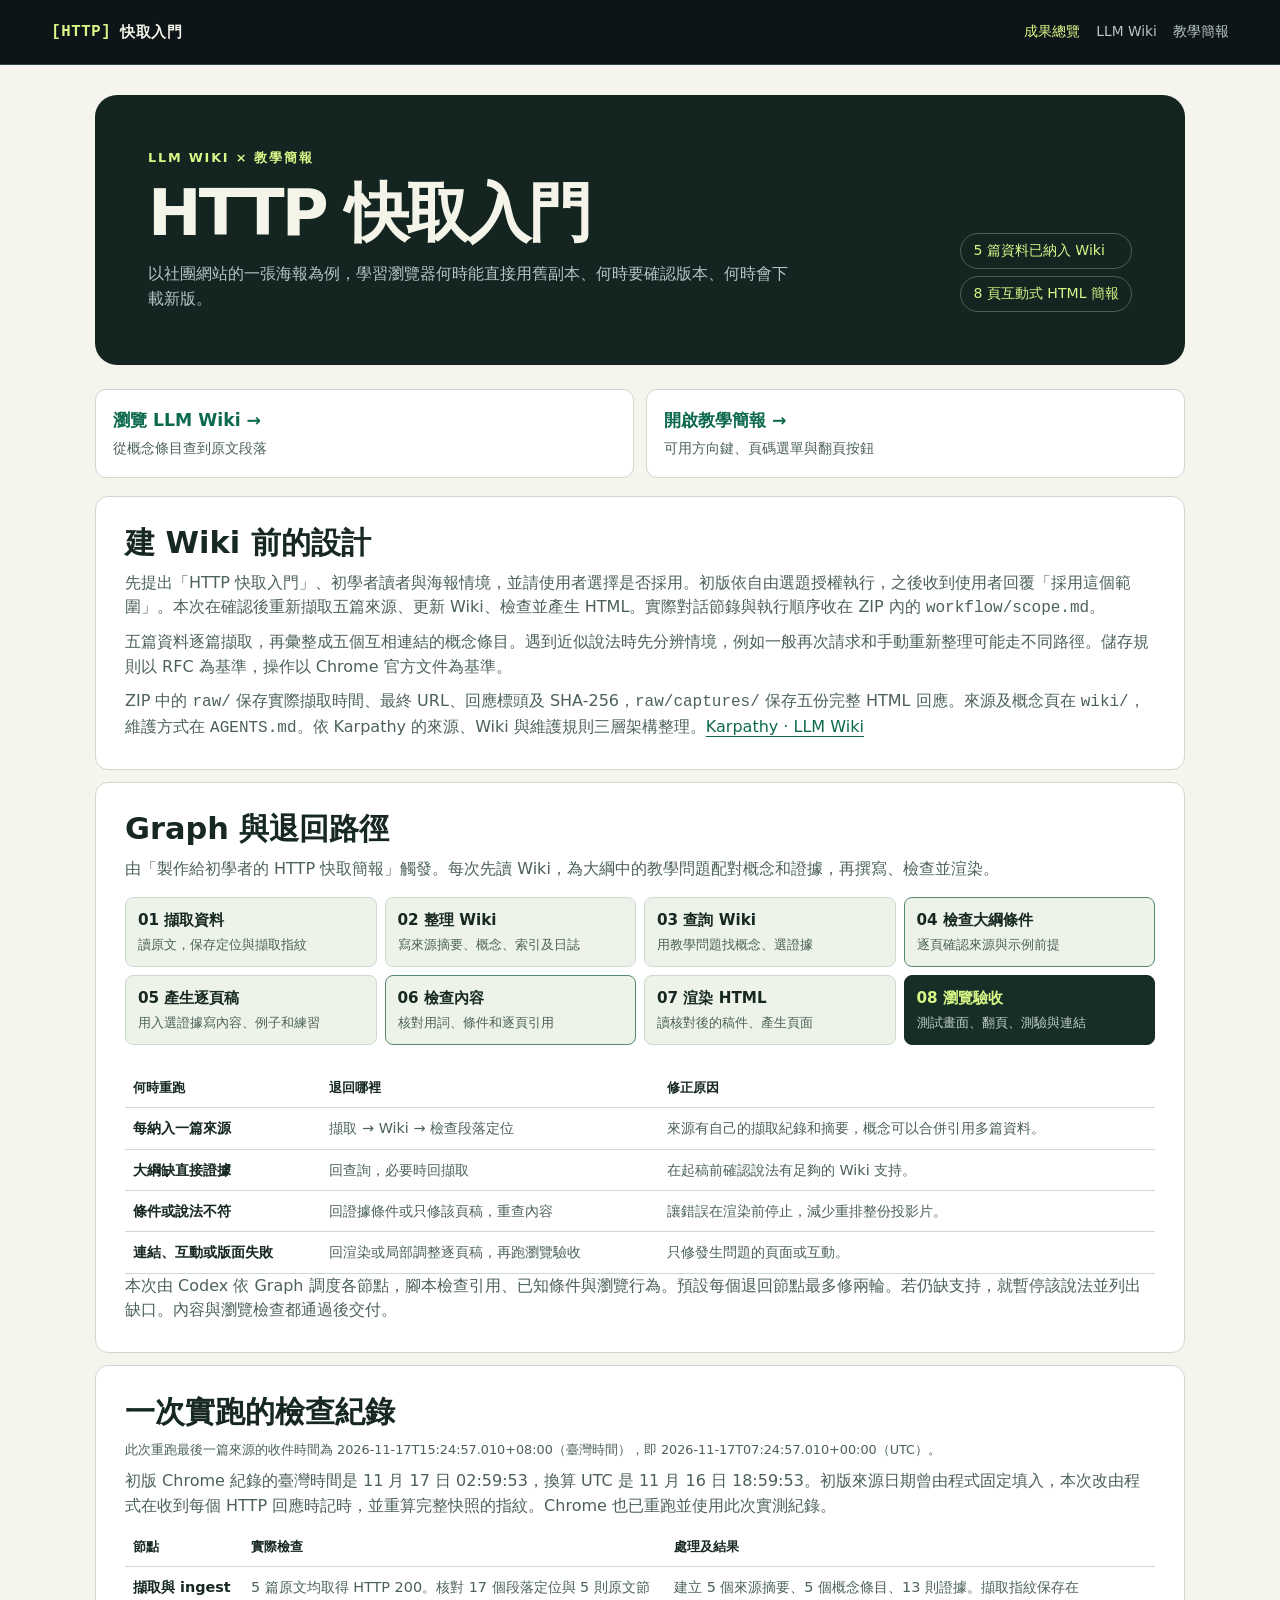
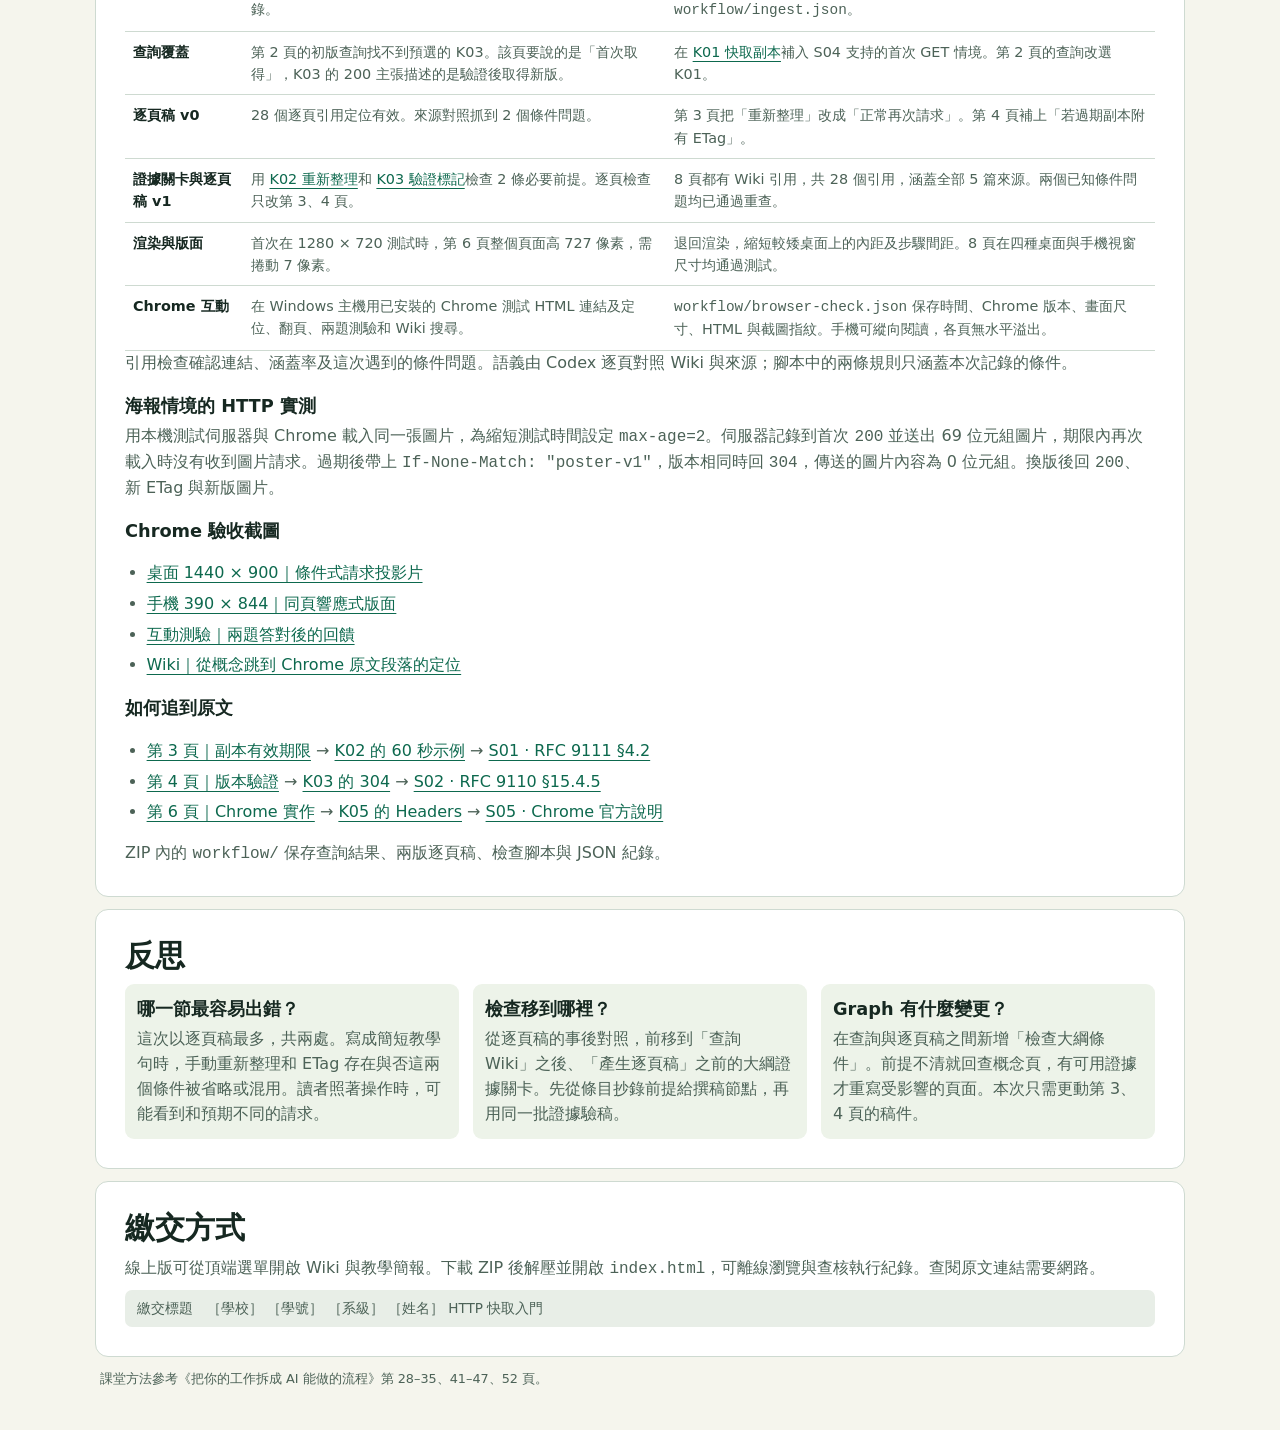
<file: index.html>
<!doctype html>
<html lang="zh-Hant">
<head>
<meta charset="utf-8">
<meta name="viewport" content="width=device-width, initial-scale=1">
<title>HTTP 快取入門 · 作業成果</title>
<style>
:root{color-scheme:dark;--bg:#0e1518;--surface:#152024;--raised:#1b2b30;--ink:#f4f4e8;--muted:#b5c5c4;--line:#35464b;--lime:#d7f787;--aqua:#91e5cd;--amber:#ffc087;--radius:22px;--mono:"IBM Plex Mono","Cascadia Mono",Consolas,monospace;--sans:"Inter","Noto Sans TC","Microsoft JhengHei",system-ui,sans-serif}
*{box-sizing:border-box}
body{margin:0;background:var(--bg);color:var(--ink);font-family:var(--sans);line-height:1.55}
[hidden]{display:none!important}
a{color:var(--aqua);text-underline-offset:.25em}
a:hover{color:var(--lime)}
button,input,select{font:inherit}
button,select{cursor:pointer}
button:disabled{cursor:default}
:focus-visible{outline:3px solid var(--lime);outline-offset:4px}
code,pre,.mono{font-family:var(--mono)}
code{overflow-wrap:anywhere}
h1,h2,h3,p,pre{margin:0}
.top{border-bottom:1px solid var(--line);background:var(--bg)}
.top-inner{max-width:1320px;margin:auto;padding:15px clamp(18px,4vw,54px);display:flex;align-items:center;justify-content:space-between;gap:14px;min-height:64px}
.brand{display:inline-flex;align-items:center;gap:9px;color:var(--ink);text-decoration:none;font-size:.92rem;font-weight:750;letter-spacing:.04em}
.brand-mark{color:var(--lime);font:700 .98rem var(--mono);white-space:nowrap}
.nav{display:flex;gap:16px;align-items:center;flex-wrap:wrap}
.nav a{color:var(--muted);font-size:.86rem;text-decoration:none}
.nav a:hover,.nav [aria-current="page"]{color:var(--lime)}
.eyebrow{font-size:.8rem;letter-spacing:.14em;color:var(--lime);font-weight:750}
.pill{border:1px solid var(--line);border-radius:100px;padding:4px 10px;color:var(--aqua);font-size:.76rem;text-decoration:none;display:inline-block;line-height:1.5}
.pill:hover{border-color:var(--aqua);background:var(--raised)}
@media(max-width:440px){.top-inner{gap:8px;padding:11px 16px;min-height:54px}.nav{gap:10px}.nav a{font-size:.77rem}.brand{font-size:.78rem}}

:root{color-scheme:light;--paper:#f5f5ed;--paper-ink:#162821;--paper-muted:#4c6257;--paper-line:#cedad1;--green:#0d694e}
body{background:var(--paper);color:var(--paper-ink)}
.top{color:var(--ink);color-scheme:dark}
.reference{max-width:1190px;margin:auto;padding:0 clamp(18px,4vw,50px) 50px}
.mast{display:grid;grid-template-columns:1fr auto;align-items:end;gap:24px;margin:30px 0 24px;padding:clamp(26px,5vw,53px);background:#132421;color:var(--ink);border-radius:var(--radius)}
.mast h1{font-size:clamp(2rem,5vw,4.2rem);letter-spacing:-.045em;line-height:1.15;margin:9px 0 12px}
.mast p{max-width:40em;color:var(--muted)}
.mast .pills{color:var(--lime);font-size:.88rem;display:grid;gap:7px}
.mast .pills span{display:block;padding:6px 12px;border:1px solid #46635a;border-radius:100px;white-space:nowrap}
.reference a:not(.mast a){color:var(--green)}
.reference :focus-visible{outline-color:var(--green)}
.reference h2{font-size:clamp(1.35rem,3vw,1.9rem);line-height:1.15}
.reference h3{font-size:1.11rem}
.split{display:grid;grid-template-columns:minmax(174px,220px) minmax(0,1fr);gap:24px;align-items:start}
.side{position:sticky;top:12px;background:#e8eee7;border:1px solid var(--paper-line);border-radius:14px;padding:15px}
.side h2{font-size:.86rem;margin:10px 0 6px}
.side a{font-size:.84rem;display:block;padding:5px 1px;color:var(--green);text-decoration:none}
.side a:hover{text-decoration:underline}
.side a span{font:700 .74rem var(--mono);display:inline-block;margin-right:5px}
.search{margin-bottom:13px}
.search label{font-size:.82rem;font-weight:750}
.search input{width:100%;padding:6px 8px;margin:3px 0 0;border:1px solid #9aafa4;border-radius:7px;color:var(--paper-ink);background:#fff}
.search output{font-size:.76rem;color:var(--paper-muted)}
.wiki-content>h2{margin:8px 0 11px}
.wiki-card,.report-card{background:#fff;border:1px solid var(--paper-line);border-radius:13px;padding:clamp(17px,2.6vw,29px);margin-bottom:12px;min-width:0}
.wiki-card:target,.claim:target,.source-section:target{outline:2px solid var(--green);outline-offset:3px}
.wiki-card h3{font-size:clamp(1.15rem,2.7vw,1.65rem);margin-bottom:4px}
.key{font:700 .78rem var(--mono);margin-right:7px;color:var(--green);vertical-align:middle}
.wiki-card p,.report-card p,.report-card li{color:var(--paper-muted)}
.claim,.source-section{margin-top:11px;padding:11px 13px;border-left:3px solid #b9d8c9;background:#eff4ef;border-radius:0 7px 7px 0;scroll-margin-top:16px}
.claim p,.source-section p{margin-bottom:4px}
.claim a,.source-section a,.related a{font-size:.8rem}
.source-section h4{margin:0 0 4px;font-size:.92rem}
.related{font-size:.83rem;margin-top:12px}
.source-group{margin-top:30px!important}
.origin{font-size:.82rem;margin:5px 0 0}
.actions{display:grid;grid-template-columns:1fr 1fr;gap:12px;margin-bottom:18px}
.action{display:block;background:white;border:1px solid var(--paper-line);padding:17px;border-radius:11px;text-decoration:none}
.action strong{display:block;font-size:1.08rem}
.action span{display:block;color:var(--paper-muted);font-size:.88rem;margin-top:4px}
.action:hover{border-color:var(--green)}
.report-card h2{margin-bottom:10px}
.report-card p + p{margin-top:9px}
.report-card h3{margin-top:17px;margin-bottom:4px}
.report-card ul,.report-card ol{padding-left:1.35em}
.report-card li + li{margin-top:6px}
.report-title{background:#e8eee7;border-radius:7px;padding:8px 12px;margin-top:13px;font-size:.85rem}
.flow{display:grid;grid-template-columns:repeat(4,minmax(0,1fr));gap:8px;list-style:none;padding:0!important;margin:15px 0}
.flow li{margin:0!important;position:relative;padding:11px 12px;background:#edf3e9;border:1px solid var(--paper-line);border-radius:8px;font-size:.82rem}
.flow li strong{display:block;color:var(--paper-ink);font-size:.95rem;margin-bottom:2px}
.flow li.early{border-color:#528b70}
.flow li.emphasis{background:#172e27;color:#becec5;border-color:#172e27}
.flow li.emphasis strong{color:var(--lime)}
.table-wrap{overflow:auto}
table{border-collapse:collapse;width:100%;margin-top:9px;font-size:.9rem}
th,td{text-align:left;vertical-align:top;border-bottom:1px solid var(--paper-line);padding:9px 8px}
th{color:var(--paper-ink);font-size:.82rem}
td{color:var(--paper-muted)}
td:first-child{font-weight:700;color:var(--paper-ink)}
.reflection{display:grid;grid-template-columns:repeat(3,minmax(0,1fr));gap:14px}
.reflection > div{background:#edf3e9;border-radius:9px;padding:12px}
.reflection h3{margin-top:0}
.caption{font-size:.8rem;color:var(--paper-muted)}
.report-footer{padding:0 5px;color:var(--paper-muted);font-size:.8rem}
@media(max-width:800px){.split{grid-template-columns:1fr}.side{position:static}.side nav{display:flex;gap:0 12px;flex-wrap:wrap}.side nav:first-of-type{margin-bottom:8px}.side nav a{font-size:.8rem}.mast{margin-top:17px}.reflection{grid-template-columns:1fr}}
@media(max-width:570px){.mast,.actions{grid-template-columns:1fr}.mast{gap:13px}.mast .pills{display:flex;flex-wrap:wrap;font-size:.75rem}.flow{grid-template-columns:1fr 1fr}td,th{padding:6px}.report-card table{min-width:490px}}
</style>
</head>
<body>
<header class="top"><div class="top-inner">
<a class="brand" href="index.html"><span class="brand-mark" aria-hidden="true">[HTTP]</span> 快取入門</a>
<nav class="nav" aria-label="成果導覽"><a href="index.html" aria-current="page">成果總覽</a><a href="wiki.html">LLM Wiki</a><a href="slides.html">教學簡報</a></nav>
</div></header>
<main class="reference">
<section class="mast"><div><div class="eyebrow">LLM WIKI × 教學簡報</div>
<h1>HTTP 快取入門</h1>
<p>以社團網站的一張海報為例，學習瀏覽器何時能直接用舊副本、何時要確認版本、何時會下載新版。</p></div>
<div class="pills"><span>5 篇資料已納入 Wiki</span><span>8 頁互動式 HTML 簡報</span></div></section>

<div class="actions">
<a class="action" href="wiki.html"><strong>瀏覽 LLM Wiki →</strong><span>從概念條目查到原文段落</span></a>
<a class="action" href="slides.html"><strong>開啟教學簡報 →</strong><span>可用方向鍵、頁碼選單與翻頁按鈕</span></a>
</div>

<section class="report-card" id="scope">
<h2>建 Wiki 前的設計</h2>
<p>先提出「HTTP 快取入門」、初學者讀者與海報情境，並請使用者選擇是否採用。初版依自由選題授權執行，之後收到使用者回覆「採用這個範圍」。本次在確認後重新擷取五篇來源、更新 Wiki、檢查並產生 HTML。實際對話節錄與執行順序收在 ZIP 內的 <code>workflow/scope.md</code>。</p>
<p>五篇資料逐篇擷取，再彙整成五個互相連結的概念條目。遇到近似說法時先分辨情境，例如一般再次請求和手動重新整理可能走不同路徑。儲存規則以 RFC 為基準，操作以 Chrome 官方文件為基準。</p>
<p>ZIP 中的 <code>raw/</code> 保存實際擷取時間、最終 URL、回應標頭及 SHA-256，<code>raw/captures/</code> 保存五份完整 HTML 回應。來源及概念頁在 <code>wiki/</code>，維護方式在 <code>AGENTS.md</code>。依 Karpathy 的來源、Wiki 與維護規則三層架構整理。<a href="https://gist.github.com/karpathy/442a6bf555914893e9891c11519de94f">Karpathy · LLM Wiki</a></p>
</section>

<section class="report-card" id="graph">
<h2>Graph 與退回路徑</h2>
<p>由「製作給初學者的 HTTP 快取簡報」觸發。每次先讀 Wiki，為大綱中的教學問題配對概念和證據，再撰寫、檢查並渲染。</p>
<ol class="flow" aria-label="由左而右，依序進行">
<li><strong>01 擷取資料</strong>讀原文，保存定位與擷取指紋</li>
<li><strong>02 整理 Wiki</strong>寫來源摘要、概念、索引及日誌</li>
<li><strong>03 查詢 Wiki</strong>用教學問題找概念、選證據</li>
<li class="early"><strong>04 檢查大綱條件</strong>逐頁確認來源與示例前提</li>
<li><strong>05 產生逐頁稿</strong>用入選證據寫內容、例子和練習</li>
<li class="early"><strong>06 檢查內容</strong>核對用詞、條件和逐頁引用</li>
<li><strong>07 渲染 HTML</strong>讀核對後的稿件、產生頁面</li>
<li class="emphasis"><strong>08 瀏覽驗收</strong>測試畫面、翻頁、測驗與連結</li>
</ol>
<div class="table-wrap">
<table>
<thead><tr><th scope="col">何時重跑</th><th scope="col">退回哪裡</th><th scope="col">修正原因</th></tr></thead>
<tbody>
<tr><td>每納入一篇來源</td><td>擷取 → Wiki → 檢查段落定位</td><td>來源有自己的擷取紀錄和摘要，概念可以合併引用多篇資料。</td></tr>
<tr><td>大綱缺直接證據</td><td>回查詢，必要時回擷取</td><td>在起稿前確認說法有足夠的 Wiki 支持。</td></tr>
<tr><td>條件或說法不符</td><td>回證據條件或只修該頁稿，重查內容</td><td>讓錯誤在渲染前停止，減少重排整份投影片。</td></tr>
<tr><td>連結、互動或版面失敗</td><td>回渲染或局部調整逐頁稿，再跑瀏覽驗收</td><td>只修發生問題的頁面或互動。</td></tr>
</tbody>
</table>
</div>
<p>本次由 Codex 依 Graph 調度各節點，腳本檢查引用、已知條件與瀏覽行為。預設每個退回節點最多修兩輪。若仍缺支持，就暫停該說法並列出缺口。內容與瀏覽檢查都通過後交付。</p>
</section>

<section class="report-card" id="trace">
<h2>一次實跑的檢查紀錄</h2>
<p class="caption">此次重跑最後一篇來源的收件時間為 <time datetime="2026-11-17T15:24:57.010+08:00">2026-11-17T15:24:57.010+08:00</time>（臺灣時間），即 <time datetime="2026-11-17T07:24:57.010+00:00">2026-11-17T07:24:57.010+00:00</time>（UTC）。</p>
<p>初版 Chrome 紀錄的臺灣時間是 11 月 17 日 02:59:53，換算 UTC 是 11 月 16 日 18:59:53。初版來源日期曾由程式固定填入，本次改由程式在收到每個 HTTP 回應時記時，並重算完整快照的指紋。Chrome 也已重跑並使用此次實測紀錄。</p>
<div class="table-wrap">
<table>
<thead><tr><th scope="col">節點</th><th scope="col">實際檢查</th><th scope="col">處理及結果</th></tr></thead>
<tbody>
<tr><td>擷取與 ingest</td><td>5 篇原文均取得 HTTP 200。核對 17 個段落定位與 5 則原文節錄。</td><td>建立 5 個來源摘要、5 個概念條目、13 則證據。擷取指紋保存在 <code>workflow/ingest.json</code>。</td></tr>
<tr><td>查詢覆蓋</td><td>第 2 頁的初版查詢找不到預選的 K03。該頁要說的是「首次取得」，K03 的 200 主張描述的是驗證後取得新版。</td><td>在 <a href="wiki.html#K01-copy">K01 快取副本</a>補入 S04 支持的首次 GET 情境。第 2 頁的查詢改選 K01。</td></tr>
<tr><td>逐頁稿 v0</td><td>28 個逐頁引用定位有效。來源對照抓到 2 個條件問題。</td><td>第 3 頁把「重新整理」改成「正常再次請求」。第 4 頁補上「若過期副本附有 ETag」。</td></tr>
<tr><td>證據關卡與逐頁稿 v1</td><td>用 <a href="wiki.html#K02-reload">K02 重新整理</a>和 <a href="wiki.html#K03-validator">K03 驗證標記</a>檢查 2 條必要前提。逐頁檢查只改第 3、4 頁。</td><td>8 頁都有 Wiki 引用，共 28 個引用，涵蓋全部 5 篇來源。兩個已知條件問題均已通過重查。</td></tr>
<tr><td>渲染與版面</td><td>首次在 1280 × 720 測試時，第 6 頁整個頁面高 727 像素，需捲動 7 像素。</td><td>退回渲染，縮短較矮桌面上的內距及步驟間距。8 頁在四種桌面與手機視窗尺寸均通過測試。</td></tr>
<tr><td>Chrome 互動</td><td>在 Windows 主機用已安裝的 Chrome 測試 HTML 連結及定位、翻頁、兩題測驗和 Wiki 搜尋。</td><td><code>workflow/browser-check.json</code> 保存時間、Chrome 版本、畫面尺寸、HTML 與截圖指紋。手機可縱向閱讀，各頁無水平溢出。</td></tr>
</tbody>
</table>
</div>
<p>引用檢查確認連結、涵蓋率及這次遇到的條件問題。語義由 Codex 逐頁對照 Wiki 與來源；腳本中的兩條規則只涵蓋本次記錄的條件。</p>
<h3>海報情境的 HTTP 實測</h3>
<p>用本機測試伺服器與 Chrome 載入同一張圖片，為縮短測試時間設定 <code>max-age=2</code>。伺服器記錄到首次 <code>200</code> 並送出 69 位元組圖片，期限內再次載入時沒有收到圖片請求。過期後帶上 <code>If-None-Match: "poster-v1"</code>，版本相同時回 <code>304</code>，傳送的圖片內容為 0 位元組。換版後回 <code>200</code>、新 ETag 與新版圖片。</p>
<h3>Chrome 驗收截圖</h3>
<ul>
<li><a href="evidence/deck-1440-validate.png">桌面 1440 × 900｜條件式請求投影片</a></li>
<li><a href="evidence/deck-390-validate.png">手機 390 × 844｜同頁響應式版面</a></li>
<li><a href="evidence/deck-1440-quiz-feedback.png">互動測驗｜兩題答對後的回饋</a></li>
<li><a href="evidence/wiki-origin-link.png">Wiki｜從概念跳到 Chrome 原文段落的定位</a></li>
</ul>
<h3>如何追到原文</h3>
<ul>
<li><a href="slides.html#fresh">第 3 頁｜副本有效期限</a> → <a href="wiki.html#K02-example">K02 的 60 秒示例</a> → <a href="wiki.html#S01-section-4.2">S01 · RFC 9111 §4.2</a></li>
<li><a href="slides.html#validate">第 4 頁｜版本驗證</a> → <a href="wiki.html#K03-match">K03 的 304</a> → <a href="wiki.html#S02-section-15.4.5">S02 · RFC 9110 §15.4.5</a></li>
<li><a href="slides.html#lab">第 6 頁｜Chrome 實作</a> → <a href="wiki.html#K05-inspect">K05 的 Headers</a> → <a href="wiki.html#S05-headers">S05 · Chrome 官方說明</a></li>
</ul>
<p>ZIP 內的 <code>workflow/</code> 保存查詢結果、兩版逐頁稿、檢查腳本與 JSON 紀錄。</p>
</section>

<section class="report-card" id="reflection">
<h2>反思</h2>
<div class="reflection">
<div><h3>哪一節最容易出錯？</h3><p>這次以逐頁稿最多，共兩處。寫成簡短教學句時，手動重新整理和 ETag 存在與否這兩個條件被省略或混用。讀者照著操作時，可能看到和預期不同的請求。</p></div>
<div><h3>檢查移到哪裡？</h3><p>從逐頁稿的事後對照，前移到「查詢 Wiki」之後、「產生逐頁稿」之前的大綱證據關卡。先從條目抄錄前提給撰稿節點，再用同一批證據驗稿。</p></div>
<div><h3>Graph 有什麼變更？</h3><p>在查詢與逐頁稿之間新增「檢查大綱條件」。前提不清就回查概念頁，有可用證據才重寫受影響的頁面。本次只需更動第 3、4 頁的稿件。</p></div>
</div>
</section>

<section class="report-card">
<h2>繳交方式</h2>
<p>線上版可從頂端選單開啟 Wiki 與教學簡報。下載 ZIP 後解壓並開啟 <code>index.html</code>，可離線瀏覽與查核執行紀錄。查閱原文連結需要網路。</p>
<p class="report-title">繳交標題　［學校］ ［學號］ ［系級］ ［姓名］ HTTP 快取入門</p>
</section>
<p class="report-footer">課堂方法參考《把你的工作拆成 AI 能做的流程》第 28–35、41–47、52 頁。</p>
</main>


</body>
</html>
</file>
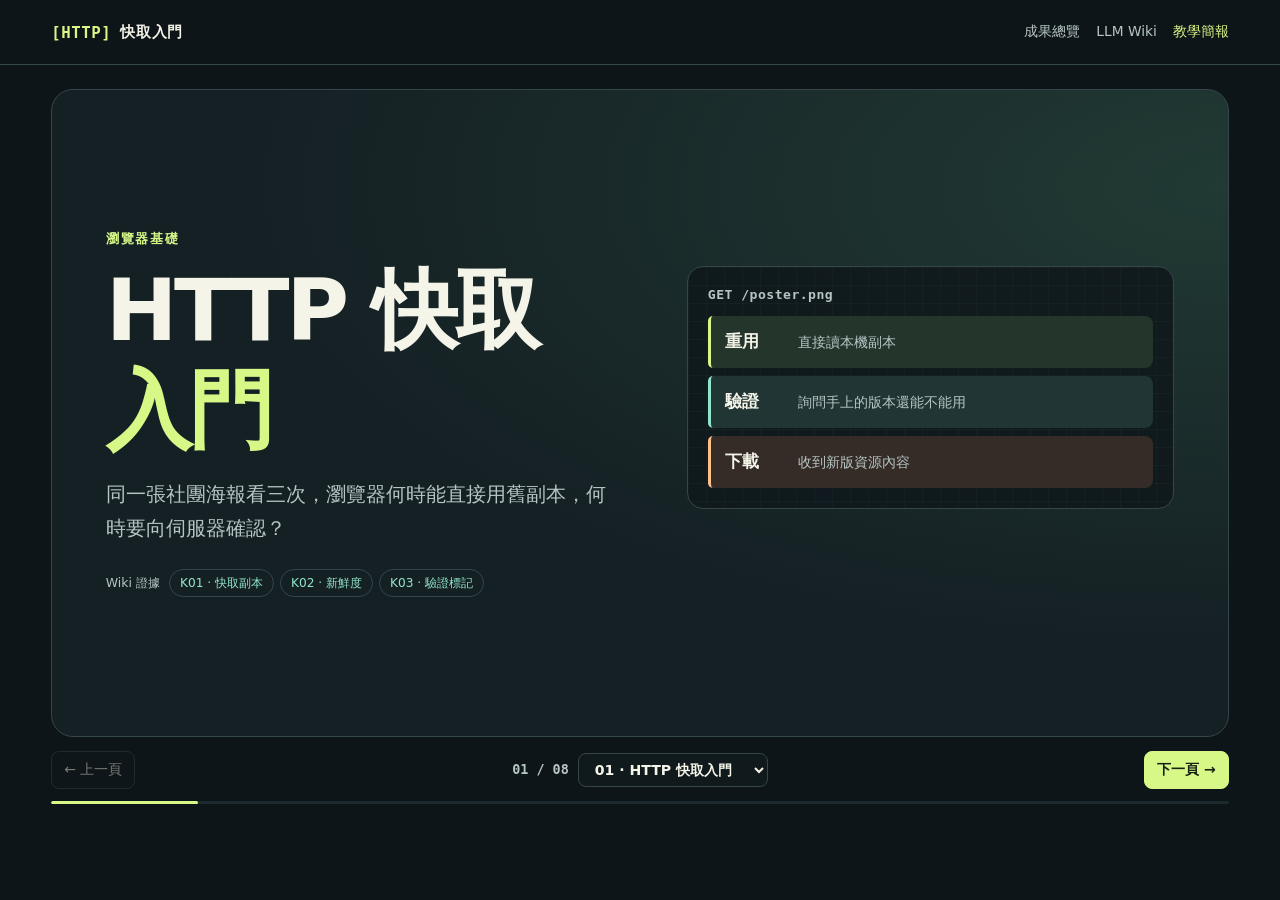
<file: slides.html>
<!doctype html>
<html lang="zh-Hant">
<head>
<meta charset="utf-8">
<meta name="viewport" content="width=device-width, initial-scale=1">
<title>HTTP 快取入門 · 教學簡報</title>
<style>
:root{color-scheme:dark;--bg:#0e1518;--surface:#152024;--raised:#1b2b30;--ink:#f4f4e8;--muted:#b5c5c4;--line:#35464b;--lime:#d7f787;--aqua:#91e5cd;--amber:#ffc087;--radius:22px;--mono:"IBM Plex Mono","Cascadia Mono",Consolas,monospace;--sans:"Inter","Noto Sans TC","Microsoft JhengHei",system-ui,sans-serif}
*{box-sizing:border-box}
body{margin:0;background:var(--bg);color:var(--ink);font-family:var(--sans);line-height:1.55}
[hidden]{display:none!important}
a{color:var(--aqua);text-underline-offset:.25em}
a:hover{color:var(--lime)}
button,input,select{font:inherit}
button,select{cursor:pointer}
button:disabled{cursor:default}
:focus-visible{outline:3px solid var(--lime);outline-offset:4px}
code,pre,.mono{font-family:var(--mono)}
code{overflow-wrap:anywhere}
h1,h2,h3,p,pre{margin:0}
.top{border-bottom:1px solid var(--line);background:var(--bg)}
.top-inner{max-width:1320px;margin:auto;padding:15px clamp(18px,4vw,54px);display:flex;align-items:center;justify-content:space-between;gap:14px;min-height:64px}
.brand{display:inline-flex;align-items:center;gap:9px;color:var(--ink);text-decoration:none;font-size:.92rem;font-weight:750;letter-spacing:.04em}
.brand-mark{color:var(--lime);font:700 .98rem var(--mono);white-space:nowrap}
.nav{display:flex;gap:16px;align-items:center;flex-wrap:wrap}
.nav a{color:var(--muted);font-size:.86rem;text-decoration:none}
.nav a:hover,.nav [aria-current="page"]{color:var(--lime)}
.eyebrow{font-size:.8rem;letter-spacing:.14em;color:var(--lime);font-weight:750}
.pill{border:1px solid var(--line);border-radius:100px;padding:4px 10px;color:var(--aqua);font-size:.76rem;text-decoration:none;display:inline-block;line-height:1.5}
.pill:hover{border-color:var(--aqua);background:var(--raised)}
@media(max-width:440px){.top-inner{gap:8px;padding:11px 16px;min-height:54px}.nav{gap:10px}.nav a{font-size:.77rem}.brand{font-size:.78rem}}

.deck{max-width:1320px;margin:auto;padding:24px clamp(18px,4vw,54px) 20px}
.slides{container-type:inline-size}
.slide{border:1px solid var(--line);border-radius:var(--radius);background:var(--surface);padding:clamp(25px,4.2vw,58px);min-height:clamp(515px,72vh,690px);display:flex;flex-direction:column;justify-content:center;gap:20px;position:relative}
.slide h1,.slide h2{font-weight:850;letter-spacing:-.04em;line-height:1.16}
.slide h2{font-size:clamp(2.05rem,4.45vw,4.05rem)}
.slide h1{font-size:clamp(3rem,6.7vw,6.4rem);max-width:7em}
.lead{font-size:clamp(1rem,1.65vw,1.28rem);line-height:1.65;color:var(--muted);max-width:810px}
.cover{background:radial-gradient(ellipse at 100% 15%,#213a34 0%,transparent 59%),var(--surface)}
.cover .lead{max-width:28em;margin-top:18px}
.hero-grid{display:grid;grid-template-columns:1.03fr .97fr;align-items:center;gap:clamp(30px,5vw,68px)}
.hero-copy .eyebrow{margin-bottom:12px}
.hero-copy h1 strong{color:var(--lime);font-weight:850}
.trace{padding:20px;border:1px solid var(--line);border-radius:16px;background:#10191ce8;background-image:linear-gradient(#a6dcc408 1px,transparent 1px),linear-gradient(90deg,#a6dcc408 1px,transparent 1px);background-size:18px 18px}
.trace-label{font:600 .82rem var(--mono);color:var(--muted);margin:0 0 14px;letter-spacing:.035em}
.trace-row{display:grid;grid-template-columns:58px 1fr;align-items:center;gap:15px;margin-top:8px;padding:13px 14px;border-left:3px solid var(--lime);background:#24352c;border-radius:5px 8px 8px 5px}
.trace-row:nth-of-type(2){border-color:var(--aqua);background:#213534}
.trace-row:nth-of-type(3){border-color:var(--amber);background:#352c27}
.trace-row strong{font-size:1.04rem}
.trace-row span{color:var(--muted);font-size:.89rem}
.cards{display:grid;gap:12px;grid-template-columns:repeat(3,minmax(0,1fr))}
.card{min-width:0;padding:19px 18px;border-radius:12px;background:var(--raised);border:1px solid var(--line)}
.card h3{font-size:clamp(1.04rem,2vw,1.45rem);line-height:1.3;overflow-wrap:anywhere}
.card p{font-size:clamp(.88rem,1.35vw,1.03rem);color:var(--muted);margin-top:8px}
.card .label{font:.79rem var(--mono);color:var(--aqua);margin:0 0 10px}
.timeline .card{border-top:3px solid var(--lime)}
.timeline .card:last-child{border-top-color:var(--amber)}
.timeline .label{font-weight:700;color:var(--lime)}
.timeline .card:last-child .label{color:var(--amber)}
.annotation{border-left:3px solid var(--lime);padding:9px 14px;background:#24352b;color:var(--ink);border-radius:0 7px 7px 0}
.wire{margin:0;padding:12px 17px;border-radius:10px;border:1px solid var(--line);background:#10191c;color:var(--aqua);font-size:clamp(.83rem,1.5vw,1.05rem);white-space:pre-wrap}
.two{grid-template-columns:repeat(2,minmax(0,1fr))}
.two .card:first-child h3{color:var(--aqua)}
.two .card:last-child h3{color:var(--amber)}
.directives{display:grid;gap:8px}
.directive{display:grid;grid-template-columns: minmax(125px,.9fr) minmax(105px,.85fr) 1.9fr;gap:16px;align-items:center;padding:13px 16px;border-radius:10px;border:1px solid var(--line);background:var(--raised)}
.directive code{color:var(--lime);font-weight:700}
.directive strong{font-size:.92rem}
.directive span{color:var(--muted);font-size:.94rem}
.steps{display:grid;gap:10px;padding:0;margin:0;list-style:none;counter-reset:step}
.steps li{background:var(--raised);border:1px solid var(--line);border-radius:10px;padding:12px 14px;display:grid;grid-template-columns:31px 1fr;align-items:baseline;gap:10px;counter-increment:step}
.steps li::before{content:"0" counter(step);color:var(--lime);font:700 .84rem var(--mono)}
.steps strong{display:block;margin-bottom:2px}
.steps p{font-size:.96rem;color:var(--muted)}
.quiz-grid{display:grid;grid-template-columns:repeat(2,minmax(0,1fr));gap:12px}
.quiz{padding:16px;border:1px solid var(--line);border-radius:13px;background:var(--raised);display:flex;flex-direction:column;gap:10px}
.quiz h3{font-size:1rem;flex:1}
.answers{display:flex;flex-wrap:wrap;gap:8px}
.answer,.deck-button,.jump{border:1px solid var(--line);padding:7px 12px;border-radius:8px;background:#10191c;color:var(--ink);font-size:.88rem}
.answer:hover,.deck-button:hover:not(:disabled),.jump:hover{border-color:var(--aqua)}
.answer[data-state="correct"]{color:var(--lime);border-color:var(--lime)}
.answer[data-state="retry"]{color:var(--amber);border-color:var(--amber)}
.feedback{min-height:3em;color:var(--muted);font-size:.84rem}
.citations{display:flex;align-items:center;flex-wrap:wrap;gap:6px;padding-top:3px}
.citations > span{font-size:.78rem;color:var(--muted);margin-right:3px}
.deck-controls{display:grid;grid-template-columns: 1fr auto 1fr;align-items:center;gap:12px;padding-top:14px}
.deck-controls .next{justify-self:end;background:var(--lime);border-color:var(--lime);color:#172013;font-weight:750}
.deck-controls .next:hover:not(:disabled){background:#e7ffad;color:#172013}
.deck-button:disabled{opacity:.45}
.deck-controls .prev{justify-self:start}
.page-control{display:flex;align-items:center;gap:9px;color:var(--muted);font:700 .84rem var(--mono)}
.jump{max-width:190px;font-family:var(--sans)}
.progress{height:3px;border-radius:8px;background:var(--raised);margin-top:12px;overflow:hidden}
.progress > div{height:100%;background:var(--lime);border-radius:8px;transition:width .15s}
@media(max-width:760px){
 .deck{padding-top:15px}
 .slide{min-height:0;gap:16px}
 .hero-grid,.cards,.quiz-grid{grid-template-columns:1fr;gap:10px}
 .hero-grid{gap:22px}
 .hero-copy .lead{margin-top:12px}
 .slide h1{font-size:clamp(2.5rem,11vw,4.6rem)}
 .slide h2{font-size:clamp(1.9rem,7vw,3rem)}
 .directive{grid-template-columns:1fr 1fr;gap:5px 10px}
 .directive span{grid-column:1/-1}
 .card{padding:12px 14px}
 .card .label{margin-bottom:4px}
 .feedback{min-height:0}
 .feedback:empty{display:none}
}
@media(max-width:450px){.slide{padding:22px 17px}.trace{padding:12px}.trace-row{gap:7px}.deck-controls{gap:7px}.jump{max-width:78px}.page-control{gap:5px}.deck-button{padding:6px 8px}.pill{font-size:.72rem}}
@media(max-height:800px) and (min-width:761px){.slide{padding-top:26px;padding-bottom:26px;min-height:clamp(470px,71vh,600px);gap:15px}.steps li{padding:9px 14px}.deck{padding-top:16px}}
@media(prefers-reduced-motion:reduce){.progress > div{transition:none}}
@media print{
 .top,.deck-controls,.progress{display:none}
 .deck{padding:0}
 .slide,.slide[hidden]{background:white!important;color:#131918;display:flex!important;min-height:95vh;break-after:page;border:0}
 .slide *{color:#131918!important;background:transparent!important}
}
</style>
</head>
<body>
<header class="top"><div class="top-inner">
<a class="brand" href="index.html"><span class="brand-mark" aria-hidden="true">[HTTP]</span> 快取入門</a>
<nav class="nav" aria-label="成果導覽"><a href="index.html">成果總覽</a><a href="wiki.html">LLM Wiki</a><a href="slides.html" aria-current="page">教學簡報</a></nav>
</div></header>
<main class="deck">
<noscript><style>.slide[hidden]{display:flex!important;margin-top:12px}.deck-controls,.progress{display:none}</style>
<p>可往下閱讀所有投影片。互動測驗需要 JavaScript。</p></noscript>
<div class="slides"><section class="slide cover" id="intro" aria-labelledby="intro-title">
<div class="hero-grid"><div class="hero-copy"><p class="eyebrow">瀏覽器基礎</p>
<h1 id="intro-title" aria-label="HTTP 快取入門">HTTP 快取<br><strong>入門</strong></h1><p class="lead">同一張社團海報看三次，瀏覽器何時能直接用舊副本，何時要向伺服器確認？</p></div>
<div class="trace"><p class="trace-label">GET /poster.png</p><div class="trace-row"><strong>重用</strong><span>直接讀本機副本</span></div><div class="trace-row"><strong>驗證</strong><span>詢問手上的版本還能不能用</span></div><div class="trace-row"><strong>下載</strong><span>收到新版資源內容</span></div></div></div>
<footer class="citations"><span>Wiki 證據</span><a class="pill" href="wiki.html#K01-copy">K01 · 快取副本</a><a class="pill" href="wiki.html#K02-fresh">K02 · 新鮮度</a><a class="pill" href="wiki.html#K03-validator">K03 · 驗證標記</a></footer>
</section>
<section class="slide" id="copy" aria-labelledby="copy-title" hidden>
<p class="eyebrow">快取與副本</p><h2 id="copy-title">把回應留在瀏覽器</h2><p class="lead">第一次開社團網站，瀏覽器向伺服器請求海報。請求成功後，快取可以留下符合條件的回應。</p><div class="cards "><div class="card"><p class="label">瀏覽器 → 伺服器</p><h3>GET /poster.png</h3><p>請求資源</p></div><div class="card"><p class="label">伺服器 → 瀏覽器</p><h3>200 OK + 海報圖片</h3><p>回應資料</p></div><div class="card"><p class="label">瀏覽器</p><h3>快取保存副本</h3><p>下次可再利用</p></div></div><p class="annotation">能直接用副本時，瀏覽器可以省下這張圖片的網路往返和傳輸。</p>
<footer class="citations"><span>Wiki 證據</span><a class="pill" href="wiki.html#K01-copy">K01 · 快取副本</a><a class="pill" href="wiki.html#K01-saving">K01 · 省下傳輸</a></footer>
</section>
<section class="slide" id="fresh" aria-labelledby="fresh-title" hidden>
<p class="eyebrow">新鮮度</p><h2 id="fresh-title">副本有一段有效期限</h2><p class="lead">海報回應帶有 Cache-Control: max-age=60。假設初始 age 為 0，且沒有額外的重用限制。</p><div class="cards timeline"><div class="card"><p class="label">0 秒</p><h3>收到海報</h3><p>開始計算回應年齡</p></div><div class="card"><p class="label">30 秒</p><h3>仍然 fresh</h3><p>第 30 秒正常再次請求時，瀏覽器可直接重用海報。</p></div><div class="card"><p class="label">60 秒起</p><h3>已達期限</h3><p>副本變成 stale，下一頁看如何驗證。</p></div></div>
<footer class="citations"><span>Wiki 證據</span><a class="pill" href="wiki.html#K02-fresh">K02 · 新鮮度</a><a class="pill" href="wiki.html#K02-example">K02 · 60 秒示例</a><a class="pill" href="wiki.html#K02-reload">K02 · 重新整理</a></footer>
</section>
<section class="slide" id="validate" aria-labelledby="validate-title" hidden>
<p class="eyebrow">條件式請求</p><h2 id="validate-title">到期後，先確認版本</h2><p class="lead">若過期副本附有 ETag: &quot;poster-v1&quot;，瀏覽器可在條件式 GET 的 If-None-Match 帶上這個舊標記。</p><pre class="wire"><code>GET /poster.png
If-None-Match: &quot;poster-v1&quot;</code></pre><div class="cards two"><div class="card"><p class="label">標記相符</p><h3>304 Not Modified</h3><p>回應有標頭、無圖片內容。瀏覽器使用舊副本。</p></div><div class="card"><p class="label">標記不同</p><h3>200 OK + 新海報</h3><p>請求成功時，伺服器傳回新版圖片。</p></div></div>
<footer class="citations"><span>Wiki 證據</span><a class="pill" href="wiki.html#K03-validator">K03 · 驗證標記</a><a class="pill" href="wiki.html#K03-match">K03 · 304</a><a class="pill" href="wiki.html#K03-changed">K03 · 200 新版</a></footer>
</section>
<section class="slide" id="policy" aria-labelledby="policy-title" hidden>
<p class="eyebrow">快取指令</p><h2 id="policy-title">三種 Cache-Control 指令</h2><p class="lead">看的是伺服器回應標頭。先區分「可否儲存」與「何時能重用」。</p><div class="directives"><div class="directive"><code>max-age=60</code><strong>符合條件可存</strong><span>新鮮期限為 60 秒。符合重用條件時可直接使用。</span></div><div class="directive"><code>no-cache</code><strong>符合條件可存</strong><span>每次重用前都要成功驗證。</span></div><div class="directive"><code>no-store</code><strong>不得儲存</strong><span>此單一指令情境下，HTTP 快取不得保留這次回應。</span></div></div>
<footer class="citations"><span>Wiki 證據</span><a class="pill" href="wiki.html#K04-age">K04 · max-age</a><a class="pill" href="wiki.html#K04-validate">K04 · no-cache</a><a class="pill" href="wiki.html#K04-no-store">K04 · no-store</a></footer>
</section>
<section class="slide" id="lab" aria-labelledby="lab-title" hidden>
<p class="eyebrow">動手觀察</p><h2 id="lab-title">在 Network 找到快取線索</h2><p class="lead">在 Chrome 開發者工具觀察同一個圖片網址。選一張帶快取標頭的圖片，從不同頁面再次載入。</p><ol class="steps"><li><div><strong>記住請求</strong><p>勾選 Preserve log。觀察正常快取時，讓 Disable cache 維持未勾選。</p></div></li><li><div><strong>打開 Headers</strong><p>在 Response Headers 找 Cache-Control 和 ETag，再到 Request Headers 找 If-None-Match。</p></div></li><li><div><strong>讀結果</strong><p>看到 304 代表這次有網路驗證，瀏覽器可沿用舊副本。</p></div></li></ol>
<footer class="citations"><span>Wiki 證據</span><a class="pill" href="wiki.html#K05-settings">K05 · Network 設定</a><a class="pill" href="wiki.html#K05-inspect">K05 · Headers</a><a class="pill" href="wiki.html#K02-reload">K02 · 重新整理</a><a class="pill" href="wiki.html#K03-match">K03 · 304</a></footer>
</section>
<section class="slide" id="quiz" aria-labelledby="quiz-title" hidden>
<p class="eyebrow">自我檢查</p><h2 id="quiz-title">你會怎麼判斷？</h2><p class="lead">假設海報副本已過期，且帶有 ETag。試著預測瀏覽器的行為。</p><div class="quiz-grid"><div class="quiz" data-explanation="304 有回應標頭，圖片內容來自舊副本。">
<h3>條件式 GET 驗證時，舊 ETag 與目前版本相符。會收到什麼？</h3>
<div class="answers"><button class="answer" type="button" data-correct="true" aria-pressed="false">304，沿用舊副本</button><button class="answer" type="button" data-correct="false" aria-pressed="false">200，附新版圖片</button></div><p class="feedback" role="status"></p>
</div><div class="quiz" data-explanation="no-cache 要求成功驗證後才重用。no-store 管的是儲存。">
<h3>可以保留副本，但重用前要驗證。是哪個回應指令？</h3>
<div class="answers"><button class="answer" type="button" data-correct="false" aria-pressed="false">no-store</button><button class="answer" type="button" data-correct="true" aria-pressed="false">no-cache</button></div><p class="feedback" role="status"></p>
</div></div>
<footer class="citations"><span>Wiki 證據</span><a class="pill" href="wiki.html#K03-validator">K03 · 驗證標記</a><a class="pill" href="wiki.html#K03-match">K03 · 304</a><a class="pill" href="wiki.html#K04-validate">K04 · no-cache</a><a class="pill" href="wiki.html#K04-no-store">K04 · no-store</a></footer>
</section>
<section class="slide" id="takeaway" aria-labelledby="takeaway-title" hidden>
<p class="eyebrow">回顧</p><h2 id="takeaway-title">再請求時，問這三件事</h2><p class="lead">下次在 Network 看到快取相關的回應，可以用這三個問題判讀。</p><ol class="steps"><li><div><strong>有符合儲存條件的副本嗎？</strong><p>沒有可用副本時，通常要請求完整資源。</p></div></li><li><div><strong>可以直接重用嗎？</strong><p>可用且仍新鮮的副本可直接使用。</p></div></li><li><div><strong>需要驗證嗎？</strong><p>有 ETag 時可送條件式 GET。標記相符回 304，標記不同且成功取得資源時回 200 和新內容。</p></div></li></ol>
<footer class="citations"><span>Wiki 證據</span><a class="pill" href="wiki.html#K01-copy">K01 · 快取副本</a><a class="pill" href="wiki.html#K02-fresh">K02 · 新鮮度</a><a class="pill" href="wiki.html#K03-validator">K03 · 驗證標記</a><a class="pill" href="wiki.html#K03-match">K03 · 304</a><a class="pill" href="wiki.html#K03-changed">K03 · 200 新版</a><a class="pill" href="wiki.html#K04-no-store">K04 · no-store</a></footer>
</section></div>
<nav class="deck-controls" aria-label="投影片控制">
<button type="button" class="deck-button prev" id="previous" aria-keyshortcuts="ArrowLeft" disabled>← 上一頁</button>
<div class="page-control"><span id="page-count" role="status">01 / 08</span>
<select id="slide-select" class="jump" aria-label="跳至指定投影片"><option value="intro">01 · HTTP 快取入門</option><option value="copy">02 · 把回應留在瀏覽器</option><option value="fresh">03 · 副本有一段有效期限</option><option value="validate">04 · 到期後，先確認版本</option><option value="policy">05 · 三種 Cache-Control 指令</option><option value="lab">06 · 在 Network 找到快取線索</option><option value="quiz">07 · 你會怎麼判斷？</option><option value="takeaway">08 · 再請求時，問這三件事</option></select></div>
<button type="button" class="deck-button next" id="next" aria-keyshortcuts="ArrowRight">下一頁 →</button>
</nav>
<div class="progress" aria-hidden="true"><div id="bar"></div></div>
</main>
<script>
const slides = Array.from(document.querySelectorAll(".slide"));
const previous = document.querySelector("#previous");
const next = document.querySelector("#next");
const select = document.querySelector("#slide-select");
const pageCount = document.querySelector("#page-count");
const bar = document.querySelector("#bar");
let current = 0;

function showSlide(index, updateHash = true) {
  current = Math.max(0, Math.min(index, slides.length - 1));
  slides.forEach((slide, position) => { slide.hidden = position !== current; });
  const active = slides[current];
  previous.disabled = current === 0;
  next.disabled = current === slides.length - 1;
  select.value = active.id;
  pageCount.textContent = String(current + 1).padStart(2, "0") + " / " + String(slides.length).padStart(2, "0");
  bar.style.width = ((current + 1) / slides.length * 100) + "%";
  if (updateHash) {
    history.replaceState(null, "", "#" + active.id);
    window.scrollTo({ top: 0, behavior: "instant" });
  }
}

function showFromHash() {
  const index = slides.findIndex(slide => "#" + slide.id === location.hash);
  showSlide(index < 0 ? 0 : index, false);
}

previous.addEventListener("click", () => showSlide(current - 1));
next.addEventListener("click", () => showSlide(current + 1));
select.addEventListener("change", () => showSlide(slides.findIndex(slide => slide.id === select.value)));
window.addEventListener("hashchange", showFromHash);

document.addEventListener("keydown", event => {
  if (event.altKey || event.ctrlKey || event.metaKey ||
      event.target.matches("input, select, textarea") || event.target.isContentEditable) return;
  const movements = { ArrowLeft: current - 1, ArrowRight: current + 1, Home: 0, End: slides.length - 1 };
  if (!Object.hasOwn(movements, event.key)) return;
  event.preventDefault();
  showSlide(movements[event.key]);
});

for (const quiz of document.querySelectorAll(".quiz")) {
  const choices = Array.from(quiz.querySelectorAll(".answer"));
  const feedback = quiz.querySelector(".feedback");
  for (const choice of choices) {
    choice.addEventListener("click", () => {
      for (const other of choices) {
        delete other.dataset.state;
        other.setAttribute("aria-pressed", String(other === choice));
      }
      const correct = choice.dataset.correct === "true";
      choice.dataset.state = correct ? "correct" : "retry";
      feedback.textContent = correct ? "答對了。 " + quiz.dataset.explanation : "再想想，然後試一次。";
    });
  }
}

showFromHash();
</script>
</body>
</html>
</file>
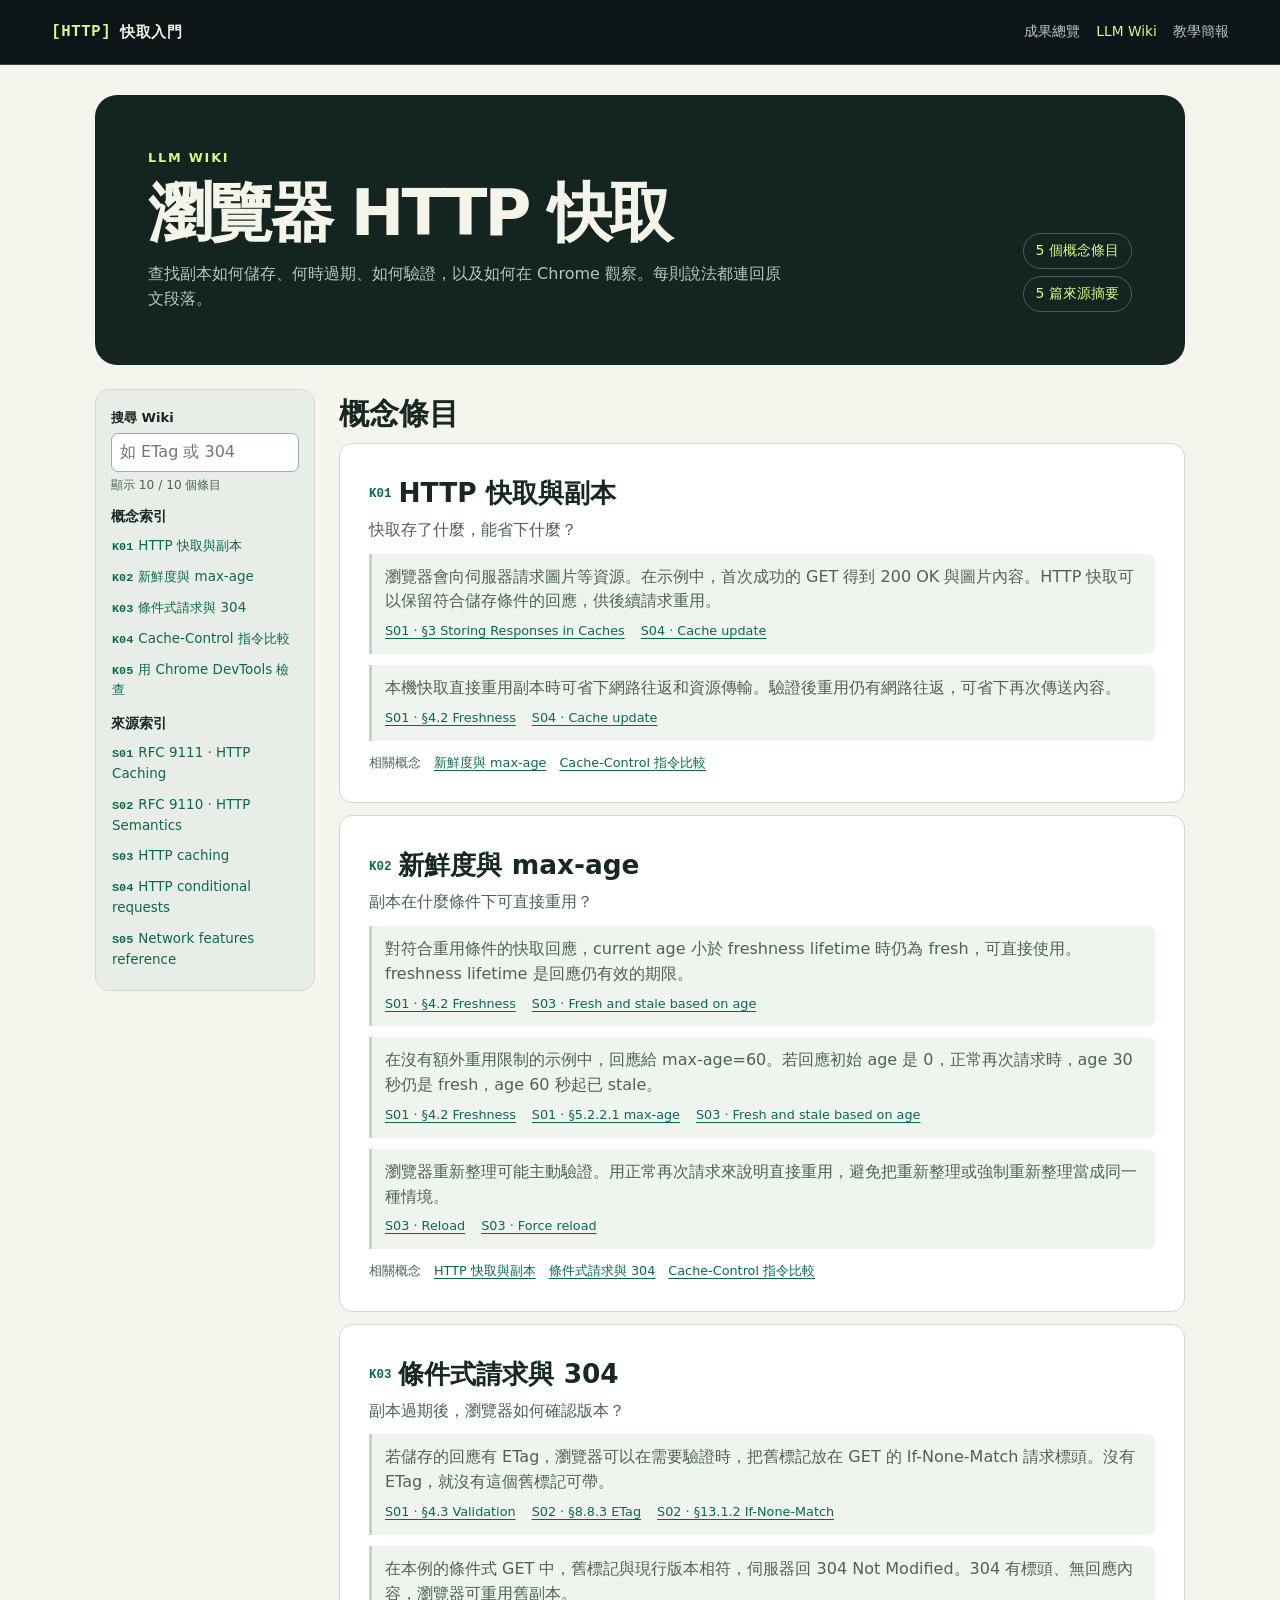
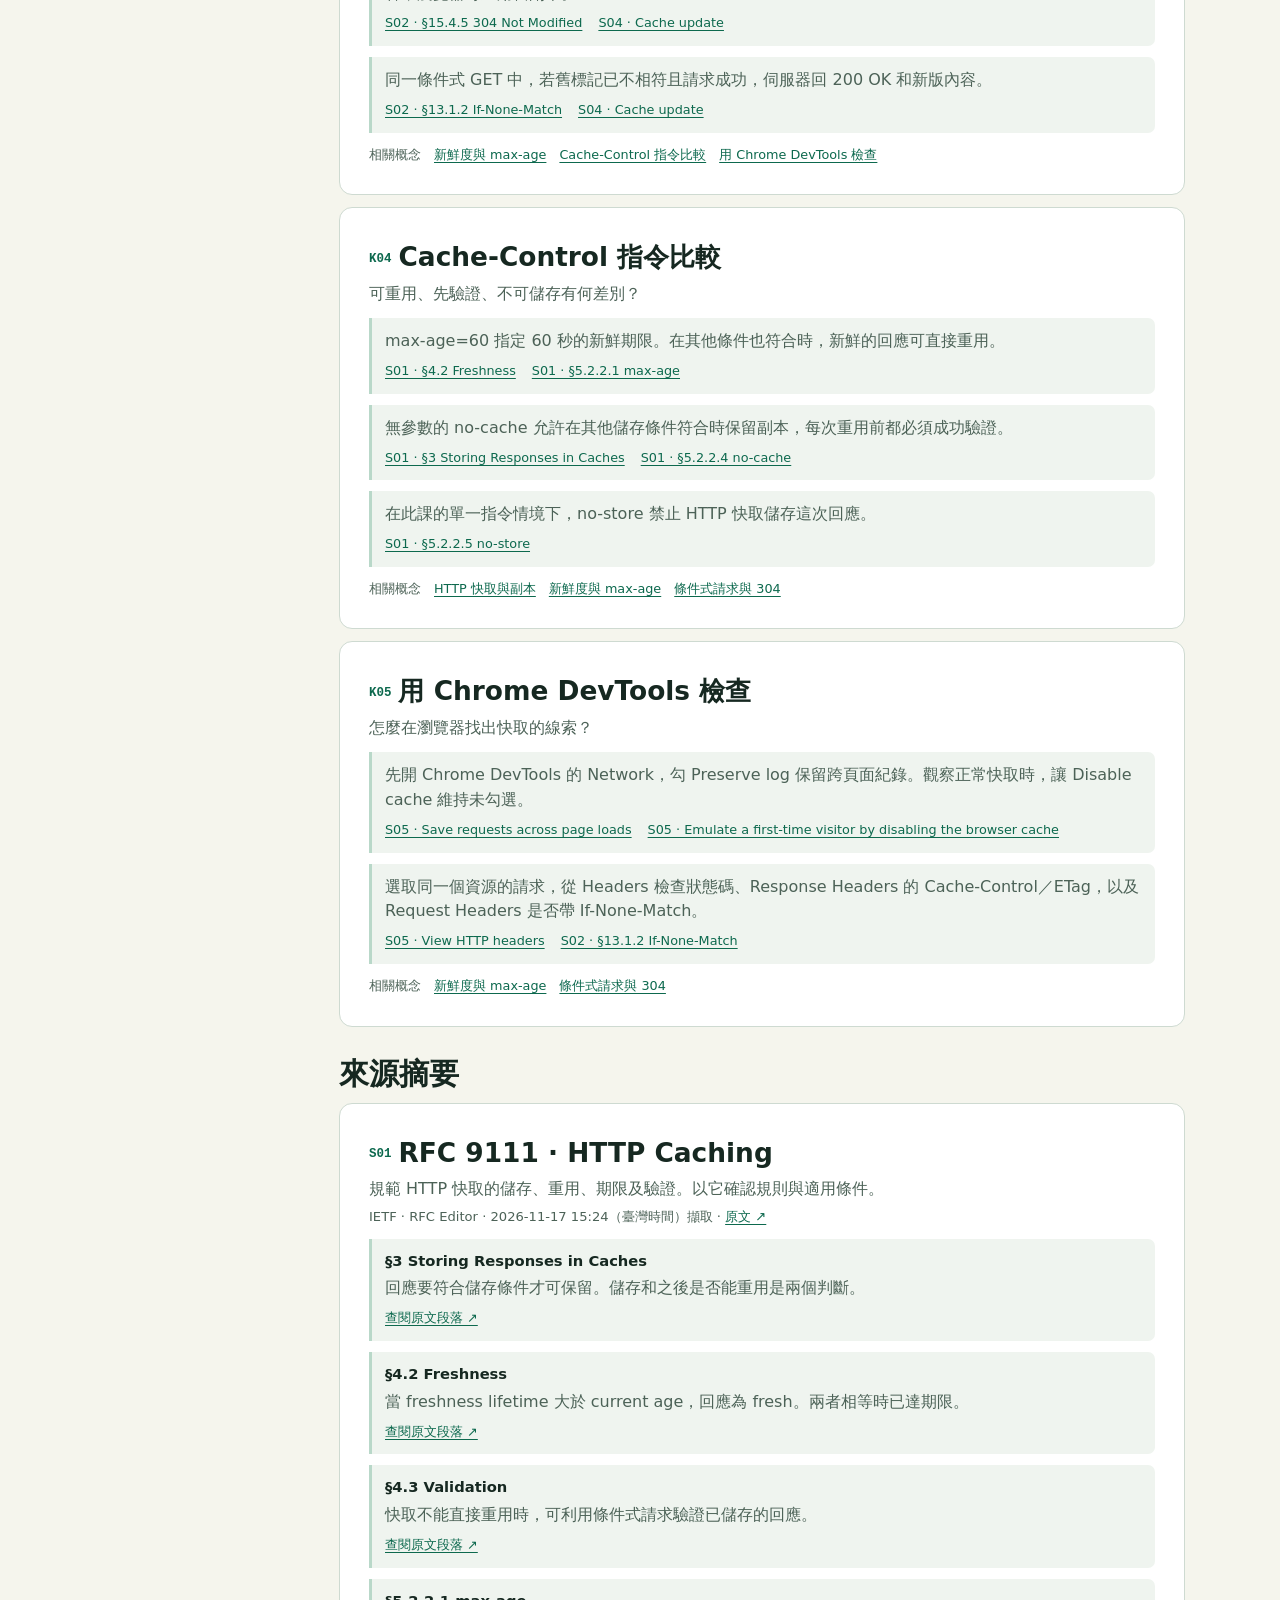
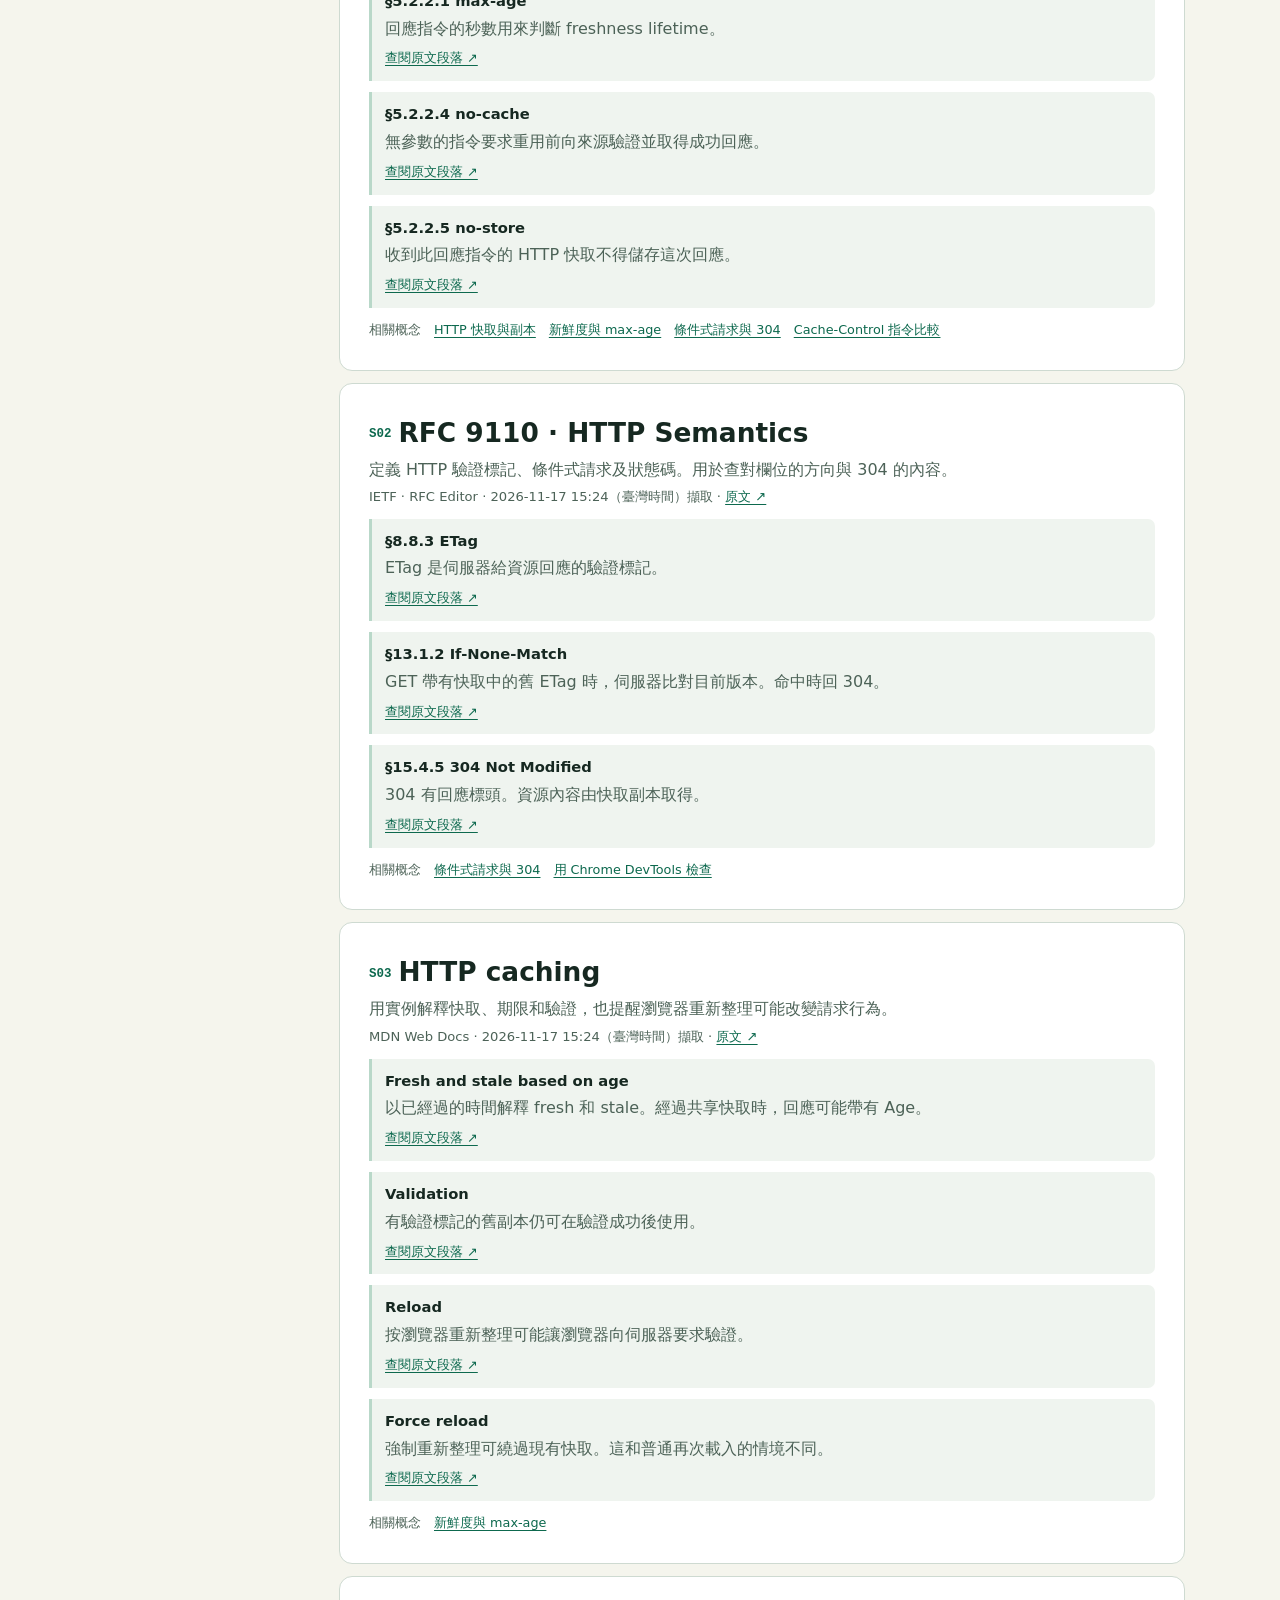
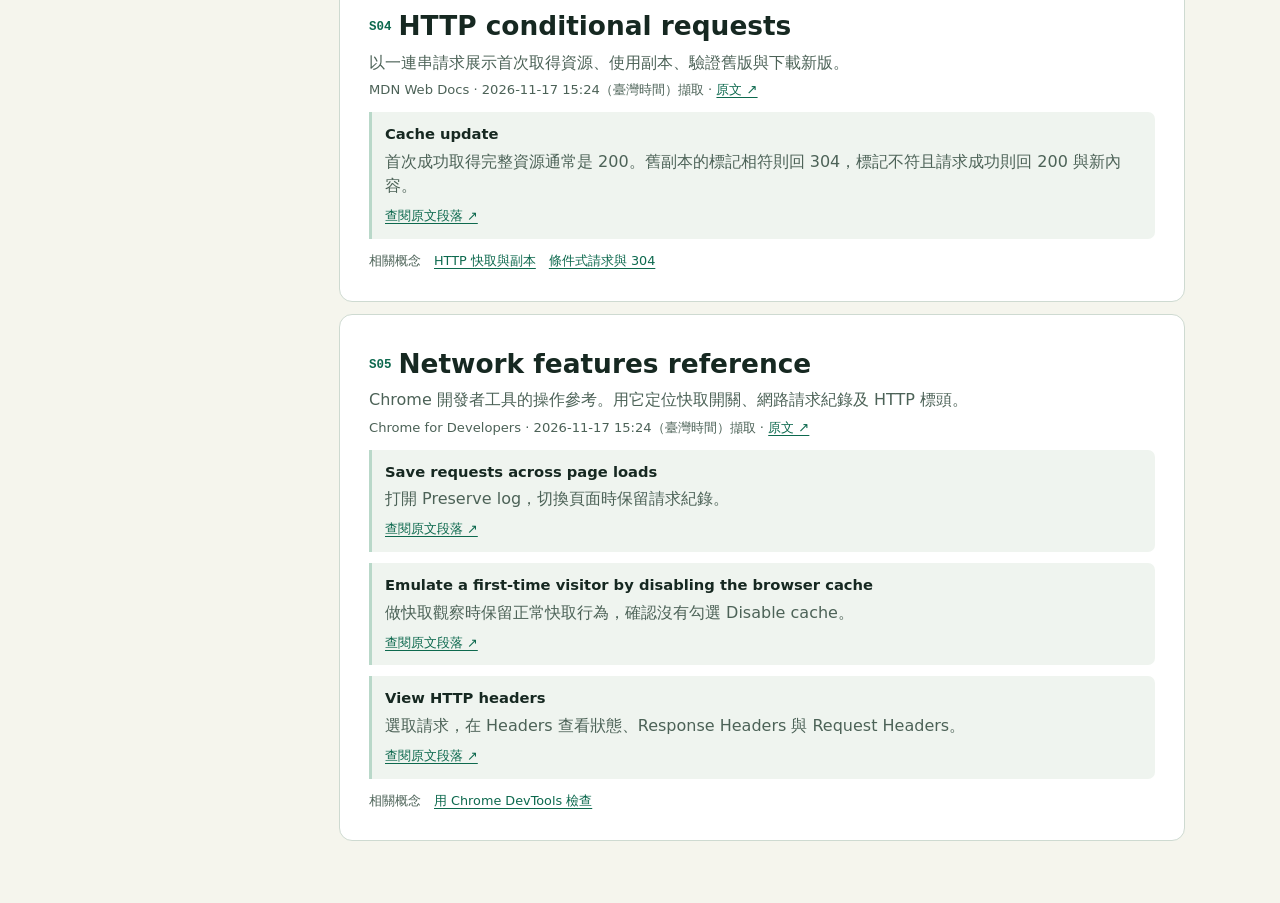
<file: wiki.html>
<!doctype html>
<html lang="zh-Hant">
<head>
<meta charset="utf-8">
<meta name="viewport" content="width=device-width, initial-scale=1">
<title>HTTP 快取入門 · LLM Wiki</title>
<style>
:root{color-scheme:dark;--bg:#0e1518;--surface:#152024;--raised:#1b2b30;--ink:#f4f4e8;--muted:#b5c5c4;--line:#35464b;--lime:#d7f787;--aqua:#91e5cd;--amber:#ffc087;--radius:22px;--mono:"IBM Plex Mono","Cascadia Mono",Consolas,monospace;--sans:"Inter","Noto Sans TC","Microsoft JhengHei",system-ui,sans-serif}
*{box-sizing:border-box}
body{margin:0;background:var(--bg);color:var(--ink);font-family:var(--sans);line-height:1.55}
[hidden]{display:none!important}
a{color:var(--aqua);text-underline-offset:.25em}
a:hover{color:var(--lime)}
button,input,select{font:inherit}
button,select{cursor:pointer}
button:disabled{cursor:default}
:focus-visible{outline:3px solid var(--lime);outline-offset:4px}
code,pre,.mono{font-family:var(--mono)}
code{overflow-wrap:anywhere}
h1,h2,h3,p,pre{margin:0}
.top{border-bottom:1px solid var(--line);background:var(--bg)}
.top-inner{max-width:1320px;margin:auto;padding:15px clamp(18px,4vw,54px);display:flex;align-items:center;justify-content:space-between;gap:14px;min-height:64px}
.brand{display:inline-flex;align-items:center;gap:9px;color:var(--ink);text-decoration:none;font-size:.92rem;font-weight:750;letter-spacing:.04em}
.brand-mark{color:var(--lime);font:700 .98rem var(--mono);white-space:nowrap}
.nav{display:flex;gap:16px;align-items:center;flex-wrap:wrap}
.nav a{color:var(--muted);font-size:.86rem;text-decoration:none}
.nav a:hover,.nav [aria-current="page"]{color:var(--lime)}
.eyebrow{font-size:.8rem;letter-spacing:.14em;color:var(--lime);font-weight:750}
.pill{border:1px solid var(--line);border-radius:100px;padding:4px 10px;color:var(--aqua);font-size:.76rem;text-decoration:none;display:inline-block;line-height:1.5}
.pill:hover{border-color:var(--aqua);background:var(--raised)}
@media(max-width:440px){.top-inner{gap:8px;padding:11px 16px;min-height:54px}.nav{gap:10px}.nav a{font-size:.77rem}.brand{font-size:.78rem}}

:root{color-scheme:light;--paper:#f5f5ed;--paper-ink:#162821;--paper-muted:#4c6257;--paper-line:#cedad1;--green:#0d694e}
body{background:var(--paper);color:var(--paper-ink)}
.top{color:var(--ink);color-scheme:dark}
.reference{max-width:1190px;margin:auto;padding:0 clamp(18px,4vw,50px) 50px}
.mast{display:grid;grid-template-columns:1fr auto;align-items:end;gap:24px;margin:30px 0 24px;padding:clamp(26px,5vw,53px);background:#132421;color:var(--ink);border-radius:var(--radius)}
.mast h1{font-size:clamp(2rem,5vw,4.2rem);letter-spacing:-.045em;line-height:1.15;margin:9px 0 12px}
.mast p{max-width:40em;color:var(--muted)}
.mast .pills{color:var(--lime);font-size:.88rem;display:grid;gap:7px}
.mast .pills span{display:block;padding:6px 12px;border:1px solid #46635a;border-radius:100px;white-space:nowrap}
.reference a:not(.mast a){color:var(--green)}
.reference :focus-visible{outline-color:var(--green)}
.reference h2{font-size:clamp(1.35rem,3vw,1.9rem);line-height:1.15}
.reference h3{font-size:1.11rem}
.split{display:grid;grid-template-columns:minmax(174px,220px) minmax(0,1fr);gap:24px;align-items:start}
.side{position:sticky;top:12px;background:#e8eee7;border:1px solid var(--paper-line);border-radius:14px;padding:15px}
.side h2{font-size:.86rem;margin:10px 0 6px}
.side a{font-size:.84rem;display:block;padding:5px 1px;color:var(--green);text-decoration:none}
.side a:hover{text-decoration:underline}
.side a span{font:700 .74rem var(--mono);display:inline-block;margin-right:5px}
.search{margin-bottom:13px}
.search label{font-size:.82rem;font-weight:750}
.search input{width:100%;padding:6px 8px;margin:3px 0 0;border:1px solid #9aafa4;border-radius:7px;color:var(--paper-ink);background:#fff}
.search output{font-size:.76rem;color:var(--paper-muted)}
.wiki-content>h2{margin:8px 0 11px}
.wiki-card,.report-card{background:#fff;border:1px solid var(--paper-line);border-radius:13px;padding:clamp(17px,2.6vw,29px);margin-bottom:12px;min-width:0}
.wiki-card:target,.claim:target,.source-section:target{outline:2px solid var(--green);outline-offset:3px}
.wiki-card h3{font-size:clamp(1.15rem,2.7vw,1.65rem);margin-bottom:4px}
.key{font:700 .78rem var(--mono);margin-right:7px;color:var(--green);vertical-align:middle}
.wiki-card p,.report-card p,.report-card li{color:var(--paper-muted)}
.claim,.source-section{margin-top:11px;padding:11px 13px;border-left:3px solid #b9d8c9;background:#eff4ef;border-radius:0 7px 7px 0;scroll-margin-top:16px}
.claim p,.source-section p{margin-bottom:4px}
.claim a,.source-section a,.related a{font-size:.8rem}
.source-section h4{margin:0 0 4px;font-size:.92rem}
.related{font-size:.83rem;margin-top:12px}
.source-group{margin-top:30px!important}
.origin{font-size:.82rem;margin:5px 0 0}
.actions{display:grid;grid-template-columns:1fr 1fr;gap:12px;margin-bottom:18px}
.action{display:block;background:white;border:1px solid var(--paper-line);padding:17px;border-radius:11px;text-decoration:none}
.action strong{display:block;font-size:1.08rem}
.action span{display:block;color:var(--paper-muted);font-size:.88rem;margin-top:4px}
.action:hover{border-color:var(--green)}
.report-card h2{margin-bottom:10px}
.report-card p + p{margin-top:9px}
.report-card h3{margin-top:17px;margin-bottom:4px}
.report-card ul,.report-card ol{padding-left:1.35em}
.report-card li + li{margin-top:6px}
.report-title{background:#e8eee7;border-radius:7px;padding:8px 12px;margin-top:13px;font-size:.85rem}
.flow{display:grid;grid-template-columns:repeat(4,minmax(0,1fr));gap:8px;list-style:none;padding:0!important;margin:15px 0}
.flow li{margin:0!important;position:relative;padding:11px 12px;background:#edf3e9;border:1px solid var(--paper-line);border-radius:8px;font-size:.82rem}
.flow li strong{display:block;color:var(--paper-ink);font-size:.95rem;margin-bottom:2px}
.flow li.early{border-color:#528b70}
.flow li.emphasis{background:#172e27;color:#becec5;border-color:#172e27}
.flow li.emphasis strong{color:var(--lime)}
.table-wrap{overflow:auto}
table{border-collapse:collapse;width:100%;margin-top:9px;font-size:.9rem}
th,td{text-align:left;vertical-align:top;border-bottom:1px solid var(--paper-line);padding:9px 8px}
th{color:var(--paper-ink);font-size:.82rem}
td{color:var(--paper-muted)}
td:first-child{font-weight:700;color:var(--paper-ink)}
.reflection{display:grid;grid-template-columns:repeat(3,minmax(0,1fr));gap:14px}
.reflection > div{background:#edf3e9;border-radius:9px;padding:12px}
.reflection h3{margin-top:0}
.caption{font-size:.8rem;color:var(--paper-muted)}
.report-footer{padding:0 5px;color:var(--paper-muted);font-size:.8rem}
@media(max-width:800px){.split{grid-template-columns:1fr}.side{position:static}.side nav{display:flex;gap:0 12px;flex-wrap:wrap}.side nav:first-of-type{margin-bottom:8px}.side nav a{font-size:.8rem}.mast{margin-top:17px}.reflection{grid-template-columns:1fr}}
@media(max-width:570px){.mast,.actions{grid-template-columns:1fr}.mast{gap:13px}.mast .pills{display:flex;flex-wrap:wrap;font-size:.75rem}.flow{grid-template-columns:1fr 1fr}td,th{padding:6px}.report-card table{min-width:490px}}
</style>
</head>
<body>
<header class="top"><div class="top-inner">
<a class="brand" href="index.html"><span class="brand-mark" aria-hidden="true">[HTTP]</span> 快取入門</a>
<nav class="nav" aria-label="成果導覽"><a href="index.html">成果總覽</a><a href="wiki.html" aria-current="page">LLM Wiki</a><a href="slides.html">教學簡報</a></nav>
</div></header>
<main class="reference">
<section class="mast"><div><div class="eyebrow">LLM WIKI</div><h1>瀏覽器 HTTP 快取</h1>
<p>查找副本如何儲存、何時過期、如何驗證，以及如何在 Chrome 觀察。每則說法都連回原文段落。</p></div>
<div class="pills"><span>5 個概念條目</span><span>5 篇來源摘要</span></div></section>
<div class="split">
<aside class="side" aria-label="Wiki 索引">
<div class="search"><label for="wiki-search">搜尋 Wiki</label>
<input type="search" id="wiki-search" placeholder="如 ETag 或 304">
<output id="match-count" for="wiki-search" aria-live="polite"></output></div>
<h2>概念索引</h2><nav aria-label="概念索引"><a href="#K01"><span>K01</span>HTTP 快取與副本</a><a href="#K02"><span>K02</span>新鮮度與 max-age</a><a href="#K03"><span>K03</span>條件式請求與 304</a><a href="#K04"><span>K04</span>Cache-Control 指令比較</a><a href="#K05"><span>K05</span>用 Chrome DevTools 檢查</a></nav>
<h2>來源索引</h2><nav aria-label="來源索引"><a href="#S01"><span>S01</span>RFC 9111 · HTTP Caching</a><a href="#S02"><span>S02</span>RFC 9110 · HTTP Semantics</a><a href="#S03"><span>S03</span>HTTP caching</a><a href="#S04"><span>S04</span>HTTP conditional requests</a><a href="#S05"><span>S05</span>Network features reference</a></nav>
</aside>
<div class="wiki-content">
<p id="no-result" hidden>找不到符合的條目。試試 304、max-age 或 DevTools。</p>
<h2>概念條目</h2><article class="wiki-card" id="K01" data-tags="快取 副本 GET 200 HTTP 請求 回應 瀏覽器">
<h3><span class="key">K01</span>HTTP 快取與副本</h3><p>快取存了什麼，能省下什麼？</p>
<div class="claim" id="K01-copy"><p>瀏覽器會向伺服器請求圖片等資源。在示例中，首次成功的 GET 得到 200 OK 與圖片內容。HTTP 快取可以保留符合儲存條件的回應，供後續請求重用。</p><div><a href="#S01-section-3">S01 · §3 Storing Responses in Caches</a>　<a href="#S04-cache_update">S04 · Cache update</a></div></div><div class="claim" id="K01-saving"><p>本機快取直接重用副本時可省下網路往返和資源傳輸。驗證後重用仍有網路往返，可省下再次傳送內容。</p><div><a href="#S01-section-4.2">S01 · §4.2 Freshness</a>　<a href="#S04-cache_update">S04 · Cache update</a></div></div><p class="related">相關概念　<a href="#K02">新鮮度與 max-age</a>　<a href="#K04">Cache-Control 指令比較</a></p></article><article class="wiki-card" id="K02" data-tags="fresh stale 60 秒 max-age Age 重載 重新整理">
<h3><span class="key">K02</span>新鮮度與 max-age</h3><p>副本在什麼條件下可直接重用？</p>
<div class="claim" id="K02-fresh"><p>對符合重用條件的快取回應，current age 小於 freshness lifetime 時仍為 fresh，可直接使用。freshness lifetime 是回應仍有效的期限。</p><div><a href="#S01-section-4.2">S01 · §4.2 Freshness</a>　<a href="#S03-fresh_and_stale_based_on_age">S03 · Fresh and stale based on age</a></div></div><div class="claim" id="K02-example"><p>在沒有額外重用限制的示例中，回應給 max-age=60。若回應初始 age 是 0，正常再次請求時，age 30 秒仍是 fresh，age 60 秒起已 stale。</p><div><a href="#S01-section-4.2">S01 · §4.2 Freshness</a>　<a href="#S01-section-5.2.2.1">S01 · §5.2.2.1 max-age</a>　<a href="#S03-fresh_and_stale_based_on_age">S03 · Fresh and stale based on age</a></div></div><div class="claim" id="K02-reload"><p>瀏覽器重新整理可能主動驗證。用正常再次請求來說明直接重用，避免把重新整理或強制重新整理當成同一種情境。</p><div><a href="#S03-reload">S03 · Reload</a>　<a href="#S03-force_reload">S03 · Force reload</a></div></div><p class="related">相關概念　<a href="#K01">HTTP 快取與副本</a>　<a href="#K03">條件式請求與 304</a>　<a href="#K04">Cache-Control 指令比較</a></p></article><article class="wiki-card" id="K03" data-tags="ETag If-None-Match 驗證 304 200 過期 GET status">
<h3><span class="key">K03</span>條件式請求與 304</h3><p>副本過期後，瀏覽器如何確認版本？</p>
<div class="claim" id="K03-validator"><p>若儲存的回應有 ETag，瀏覽器可以在需要驗證時，把舊標記放在 GET 的 If-None-Match 請求標頭。沒有 ETag，就沒有這個舊標記可帶。</p><div><a href="#S01-section-4.3">S01 · §4.3 Validation</a>　<a href="#S02-section-8.8.3">S02 · §8.8.3 ETag</a>　<a href="#S02-section-13.1.2">S02 · §13.1.2 If-None-Match</a></div></div><div class="claim" id="K03-match"><p>在本例的條件式 GET 中，舊標記與現行版本相符，伺服器回 304 Not Modified。304 有標頭、無回應內容，瀏覽器可重用舊副本。</p><div><a href="#S02-section-15.4.5">S02 · §15.4.5 304 Not Modified</a>　<a href="#S04-cache_update">S04 · Cache update</a></div></div><div class="claim" id="K03-changed"><p>同一條件式 GET 中，若舊標記已不相符且請求成功，伺服器回 200 OK 和新版內容。</p><div><a href="#S02-section-13.1.2">S02 · §13.1.2 If-None-Match</a>　<a href="#S04-cache_update">S04 · Cache update</a></div></div><p class="related">相關概念　<a href="#K02">新鮮度與 max-age</a>　<a href="#K04">Cache-Control 指令比較</a>　<a href="#K05">用 Chrome DevTools 檢查</a></p></article><article class="wiki-card" id="K04" data-tags="Cache-Control max-age no-cache no-store 指令 儲存">
<h3><span class="key">K04</span>Cache-Control 指令比較</h3><p>可重用、先驗證、不可儲存有何差別？</p>
<div class="claim" id="K04-age"><p>max-age=60 指定 60 秒的新鮮期限。在其他條件也符合時，新鮮的回應可直接重用。</p><div><a href="#S01-section-4.2">S01 · §4.2 Freshness</a>　<a href="#S01-section-5.2.2.1">S01 · §5.2.2.1 max-age</a></div></div><div class="claim" id="K04-validate"><p>無參數的 no-cache 允許在其他儲存條件符合時保留副本，每次重用前都必須成功驗證。</p><div><a href="#S01-section-3">S01 · §3 Storing Responses in Caches</a>　<a href="#S01-section-5.2.2.4">S01 · §5.2.2.4 no-cache</a></div></div><div class="claim" id="K04-no-store"><p>在此課的單一指令情境下，no-store 禁止 HTTP 快取儲存這次回應。</p><div><a href="#S01-section-5.2.2.5">S01 · §5.2.2.5 no-store</a></div></div><p class="related">相關概念　<a href="#K01">HTTP 快取與副本</a>　<a href="#K02">新鮮度與 max-age</a>　<a href="#K03">條件式請求與 304</a></p></article><article class="wiki-card" id="K05" data-tags="Network Chrome DevTools Headers Preserve log Disable cache 開發者 工具 實作">
<h3><span class="key">K05</span>用 Chrome DevTools 檢查</h3><p>怎麼在瀏覽器找出快取的線索？</p>
<div class="claim" id="K05-settings"><p>先開 Chrome DevTools 的 Network，勾 Preserve log 保留跨頁面紀錄。觀察正常快取時，讓 Disable cache 維持未勾選。</p><div><a href="#S05-preserve-log">S05 · Save requests across page loads</a>　<a href="#S05-disable-cache">S05 · Emulate a first-time visitor by disabling the browser cache</a></div></div><div class="claim" id="K05-inspect"><p>選取同一個資源的請求，從 Headers 檢查狀態碼、Response Headers 的 Cache-Control／ETag，以及 Request Headers 是否帶 If-None-Match。</p><div><a href="#S05-headers">S05 · View HTTP headers</a>　<a href="#S02-section-13.1.2">S02 · §13.1.2 If-None-Match</a></div></div><p class="related">相關概念　<a href="#K02">新鮮度與 max-age</a>　<a href="#K03">條件式請求與 304</a></p></article>
<h2 class="source-group">來源摘要</h2><article class="wiki-card" id="S01">
<h3><span class="key">S01</span>RFC 9111 · HTTP Caching</h3>
<p>規範 HTTP 快取的儲存、重用、期限及驗證。以它確認規則與適用條件。</p><p class="origin">IETF · RFC Editor · <time datetime="2026-11-17T15:24:52.155+08:00">2026-11-17 15:24</time>（臺灣時間）擷取 ·
<a href="https://www.rfc-editor.org/rfc/rfc9111.html">原文 ↗</a></p>
<div class="source-section" id="S01-section-3">
<h4>§3 Storing Responses in Caches</h4><p>回應要符合儲存條件才可保留。儲存和之後是否能重用是兩個判斷。</p><a href="https://www.rfc-editor.org/rfc/rfc9111.html#section-3">查閱原文段落 ↗</a></div><div class="source-section" id="S01-section-4.2">
<h4>§4.2 Freshness</h4><p>當 freshness lifetime 大於 current age，回應為 fresh。兩者相等時已達期限。</p><a href="https://www.rfc-editor.org/rfc/rfc9111.html#section-4.2">查閱原文段落 ↗</a></div><div class="source-section" id="S01-section-4.3">
<h4>§4.3 Validation</h4><p>快取不能直接重用時，可利用條件式請求驗證已儲存的回應。</p><a href="https://www.rfc-editor.org/rfc/rfc9111.html#section-4.3">查閱原文段落 ↗</a></div><div class="source-section" id="S01-section-5.2.2.1">
<h4>§5.2.2.1 max-age</h4><p>回應指令的秒數用來判斷 freshness lifetime。</p><a href="https://www.rfc-editor.org/rfc/rfc9111.html#section-5.2.2.1">查閱原文段落 ↗</a></div><div class="source-section" id="S01-section-5.2.2.4">
<h4>§5.2.2.4 no-cache</h4><p>無參數的指令要求重用前向來源驗證並取得成功回應。</p><a href="https://www.rfc-editor.org/rfc/rfc9111.html#section-5.2.2.4">查閱原文段落 ↗</a></div><div class="source-section" id="S01-section-5.2.2.5">
<h4>§5.2.2.5 no-store</h4><p>收到此回應指令的 HTTP 快取不得儲存這次回應。</p><a href="https://www.rfc-editor.org/rfc/rfc9111.html#section-5.2.2.5">查閱原文段落 ↗</a></div><p class="related">相關概念　<a href="#K01">HTTP 快取與副本</a>　<a href="#K02">新鮮度與 max-age</a>　<a href="#K03">條件式請求與 304</a>　<a href="#K04">Cache-Control 指令比較</a></p></article><article class="wiki-card" id="S02">
<h3><span class="key">S02</span>RFC 9110 · HTTP Semantics</h3>
<p>定義 HTTP 驗證標記、條件式請求及狀態碼。用於查對欄位的方向與 304 的內容。</p><p class="origin">IETF · RFC Editor · <time datetime="2026-11-17T15:24:52.663+08:00">2026-11-17 15:24</time>（臺灣時間）擷取 ·
<a href="https://www.rfc-editor.org/rfc/rfc9110.html">原文 ↗</a></p>
<div class="source-section" id="S02-section-8.8.3">
<h4>§8.8.3 ETag</h4><p>ETag 是伺服器給資源回應的驗證標記。</p><a href="https://www.rfc-editor.org/rfc/rfc9110.html#section-8.8.3">查閱原文段落 ↗</a></div><div class="source-section" id="S02-section-13.1.2">
<h4>§13.1.2 If-None-Match</h4><p>GET 帶有快取中的舊 ETag 時，伺服器比對目前版本。命中時回 304。</p><a href="https://www.rfc-editor.org/rfc/rfc9110.html#section-13.1.2">查閱原文段落 ↗</a></div><div class="source-section" id="S02-section-15.4.5">
<h4>§15.4.5 304 Not Modified</h4><p>304 有回應標頭。資源內容由快取副本取得。</p><a href="https://www.rfc-editor.org/rfc/rfc9110.html#section-15.4.5">查閱原文段落 ↗</a></div><p class="related">相關概念　<a href="#K03">條件式請求與 304</a>　<a href="#K05">用 Chrome DevTools 檢查</a></p></article><article class="wiki-card" id="S03">
<h3><span class="key">S03</span>HTTP caching</h3>
<p>用實例解釋快取、期限和驗證，也提醒瀏覽器重新整理可能改變請求行為。</p><p class="origin">MDN Web Docs · <time datetime="2026-11-17T15:24:54.614+08:00">2026-11-17 15:24</time>（臺灣時間）擷取 ·
<a href="https://developer.mozilla.org/en-US/docs/Web/HTTP/Guides/Caching">原文 ↗</a></p>
<div class="source-section" id="S03-fresh_and_stale_based_on_age">
<h4>Fresh and stale based on age</h4><p>以已經過的時間解釋 fresh 和 stale。經過共享快取時，回應可能帶有 Age。</p><a href="https://developer.mozilla.org/en-US/docs/Web/HTTP/Guides/Caching#fresh_and_stale_based_on_age">查閱原文段落 ↗</a></div><div class="source-section" id="S03-validation">
<h4>Validation</h4><p>有驗證標記的舊副本仍可在驗證成功後使用。</p><a href="https://developer.mozilla.org/en-US/docs/Web/HTTP/Guides/Caching#validation">查閱原文段落 ↗</a></div><div class="source-section" id="S03-reload">
<h4>Reload</h4><p>按瀏覽器重新整理可能讓瀏覽器向伺服器要求驗證。</p><a href="https://developer.mozilla.org/en-US/docs/Web/HTTP/Guides/Caching#reload">查閱原文段落 ↗</a></div><div class="source-section" id="S03-force_reload">
<h4>Force reload</h4><p>強制重新整理可繞過現有快取。這和普通再次載入的情境不同。</p><a href="https://developer.mozilla.org/en-US/docs/Web/HTTP/Guides/Caching#force_reload">查閱原文段落 ↗</a></div><p class="related">相關概念　<a href="#K02">新鮮度與 max-age</a></p></article><article class="wiki-card" id="S04">
<h3><span class="key">S04</span>HTTP conditional requests</h3>
<p>以一連串請求展示首次取得資源、使用副本、驗證舊版與下載新版。</p><p class="origin">MDN Web Docs · <time datetime="2026-11-17T15:24:55.810+08:00">2026-11-17 15:24</time>（臺灣時間）擷取 ·
<a href="https://developer.mozilla.org/en-US/docs/Web/HTTP/Guides/Conditional_requests">原文 ↗</a></p>
<div class="source-section" id="S04-cache_update">
<h4>Cache update</h4><p>首次成功取得完整資源通常是 200。舊副本的標記相符則回 304，標記不符且請求成功則回 200 與新內容。</p><a href="https://developer.mozilla.org/en-US/docs/Web/HTTP/Guides/Conditional_requests#cache_update">查閱原文段落 ↗</a></div><p class="related">相關概念　<a href="#K01">HTTP 快取與副本</a>　<a href="#K03">條件式請求與 304</a></p></article><article class="wiki-card" id="S05">
<h3><span class="key">S05</span>Network features reference</h3>
<p>Chrome 開發者工具的操作參考。用它定位快取開關、網路請求紀錄及 HTTP 標頭。</p><p class="origin">Chrome for Developers · <time datetime="2026-11-17T15:24:57.010+08:00">2026-11-17 15:24</time>（臺灣時間）擷取 ·
<a href="https://developer.chrome.com/docs/devtools/network/reference/">原文 ↗</a></p>
<div class="source-section" id="S05-preserve-log">
<h4>Save requests across page loads</h4><p>打開 Preserve log，切換頁面時保留請求紀錄。</p><a href="https://developer.chrome.com/docs/devtools/network/reference/#preserve-log">查閱原文段落 ↗</a></div><div class="source-section" id="S05-disable-cache">
<h4>Emulate a first-time visitor by disabling the browser cache</h4><p>做快取觀察時保留正常快取行為，確認沒有勾選 Disable cache。</p><a href="https://developer.chrome.com/docs/devtools/network/reference/#disable-cache">查閱原文段落 ↗</a></div><div class="source-section" id="S05-headers">
<h4>View HTTP headers</h4><p>選取請求，在 Headers 查看狀態、Response Headers 與 Request Headers。</p><a href="https://developer.chrome.com/docs/devtools/network/reference/#headers">查閱原文段落 ↗</a></div><p class="related">相關概念　<a href="#K05">用 Chrome DevTools 檢查</a></p></article>
</div></div>
</main>
<script>
const search = document.querySelector("#wiki-search");
const output = document.querySelector("#match-count");
const entries = Array.from(document.querySelectorAll(".wiki-card"));
const keys = new Map(entries.map(entry => [
  entry.id, (entry.textContent + " " + (entry.dataset.tags || "")).toLowerCase()
]));

function filterEntries() {
  const terms = search.value.toLowerCase().trim().split(/\s+/).filter(Boolean);
  let visible = 0;
  for (const entry of entries) {
    entry.hidden = !terms.every(term => keys.get(entry.id).includes(term));
    if (!entry.hidden) visible++;
  }
  output.textContent = "顯示 " + visible + " / " + entries.length + " 個條目";
  document.querySelector("#no-result").hidden = visible !== 0;
}

search.addEventListener("input", filterEntries);
document.addEventListener("click", event => {
  const link = event.target.closest("a[href^='#']");
  if (!link || !search.value) return;
  const target = document.getElementById(link.hash.slice(1));
  if (target?.closest(".wiki-card")?.hidden) {
    search.value = "";
    filterEntries();
  }
});
filterEntries();
</script>
</body>
</html>
</file>
